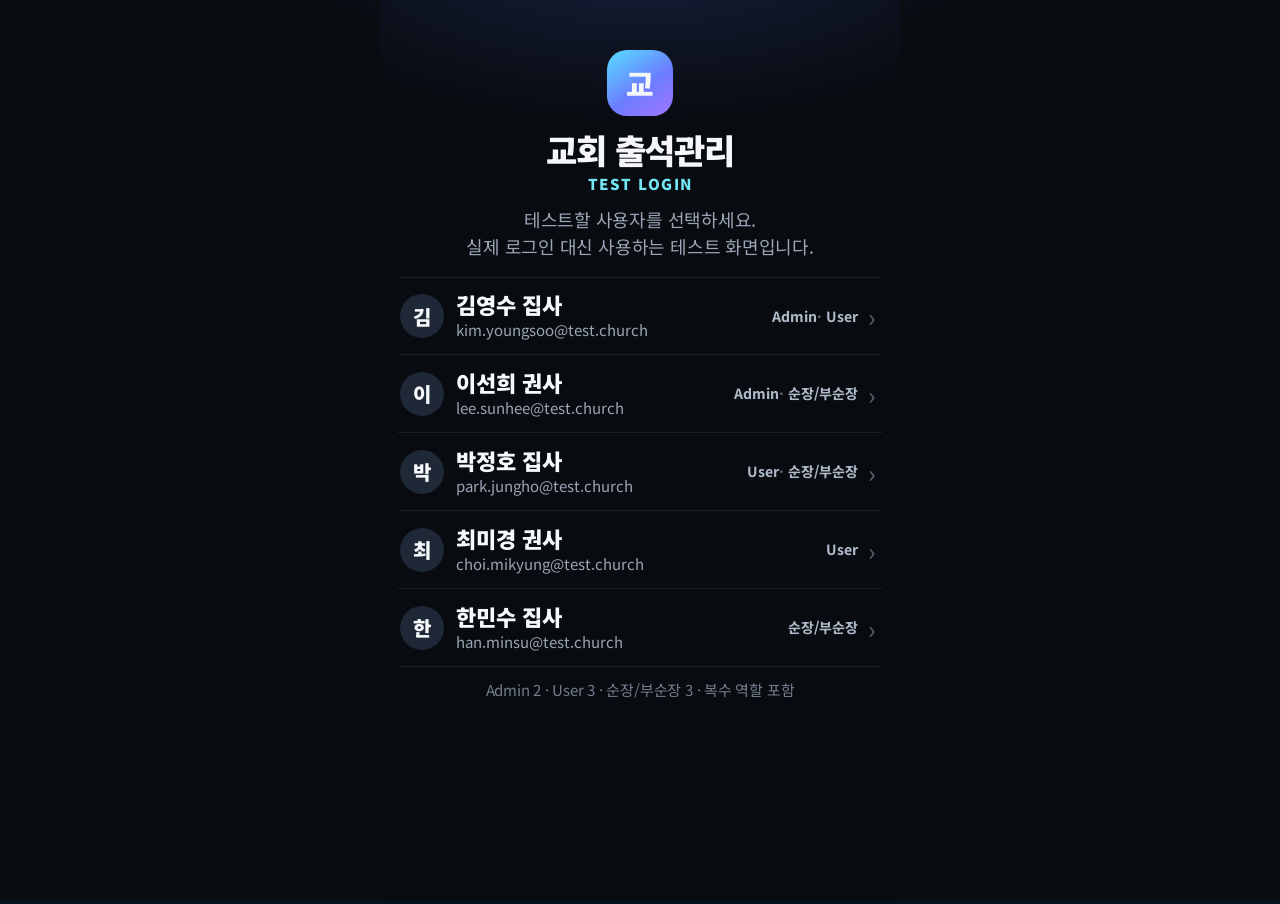
<file: index.html>
<!doctype html><html lang="ko"><head><meta charset="utf-8"><meta name="viewport" content="width=device-width,initial-scale=1,viewport-fit=cover"><title>교회 출석관리 통합 Test v1</title><style>html,body,iframe{margin:0;width:100%;height:100%;border:0;background:#07101d}body{overflow:hidden}</style></head><body><iframe src="app-v1/" title="교회 출석관리 통합 Test v1"></iframe></body></html>
</file>
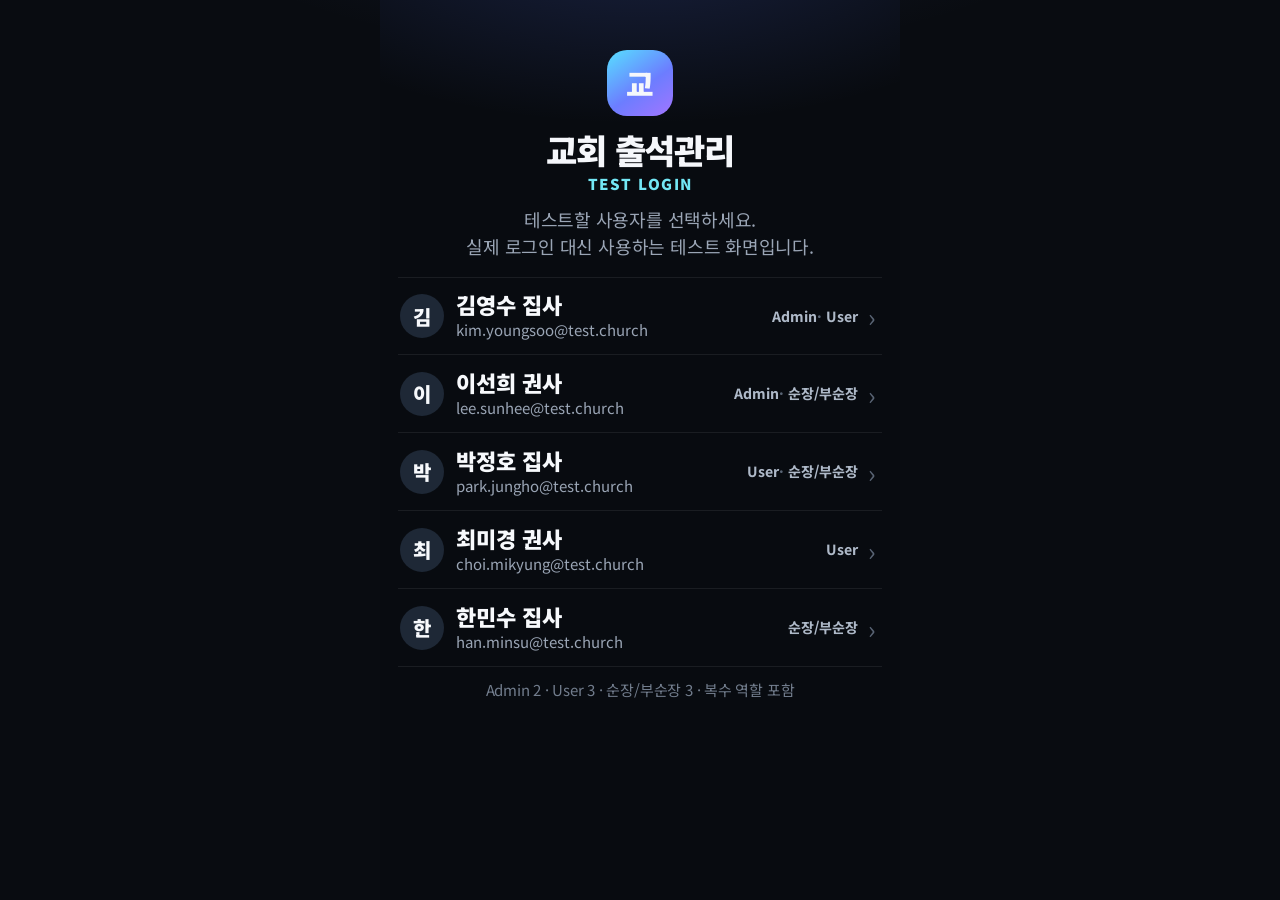
<file: app-v1/index.html>
<!doctype html>
<html lang="ko">
<head>
  <meta charset="utf-8" />
  <meta name="viewport" content="width=device-width,initial-scale=1,viewport-fit=cover,maximum-scale=5" />
  <meta name="theme-color" content="#080b10" />
  <meta name="apple-mobile-web-app-capable" content="yes" />
  <meta name="apple-mobile-web-app-status-bar-style" content="black-translucent" />
  <meta name="apple-mobile-web-app-title" content="교회출석" />
  <link rel="manifest" href="manifest.webmanifest" />
  <title>교회 출석관리 iPhone Test v8</title>
  <link rel="stylesheet" href="styles.css" />
  <link rel="stylesheet" href="redesign-v2.css" />
  <link rel="stylesheet" href="flow-v3.css" />
  <link rel="stylesheet" href="ios-v4.css" />
  <link rel="stylesheet" href="iphone-v5.css" />
  <link rel="stylesheet" href="iphone-v6.css" />
  <link rel="stylesheet" href="iphone-v7.css" />
  <link rel="stylesheet" href="iphone-v8.css" />
</head>
<body>
  <div id="app"></div>
  <div id="modal-root"></div>
  <div id="toast-root"></div>
  <script src="app-1.js"></script>
  <script src="app-2a.js"></script>
  <script src="app-2b.js"></script>
  <script src="app-3.js"></script>
  <script src="app-4.js"></script>
  <script src="app-5.js"></script>
  <script src="app-6a.js"></script>
  <script src="app-6b.js"></script>
  <script src="app-6c.js"></script>
  <script src="app-6d.js"></script>
  <script src="redesign-v2.js"></script>
  <script src="flow-v3.js"></script>
  <script src="ios-v4.js"></script>
  <script src="iphone-v5.js"></script>
  <script src="iphone-v6.js"></script>
  <script src="iphone-v6-guard.js"></script>
</body>
</html>
</file>
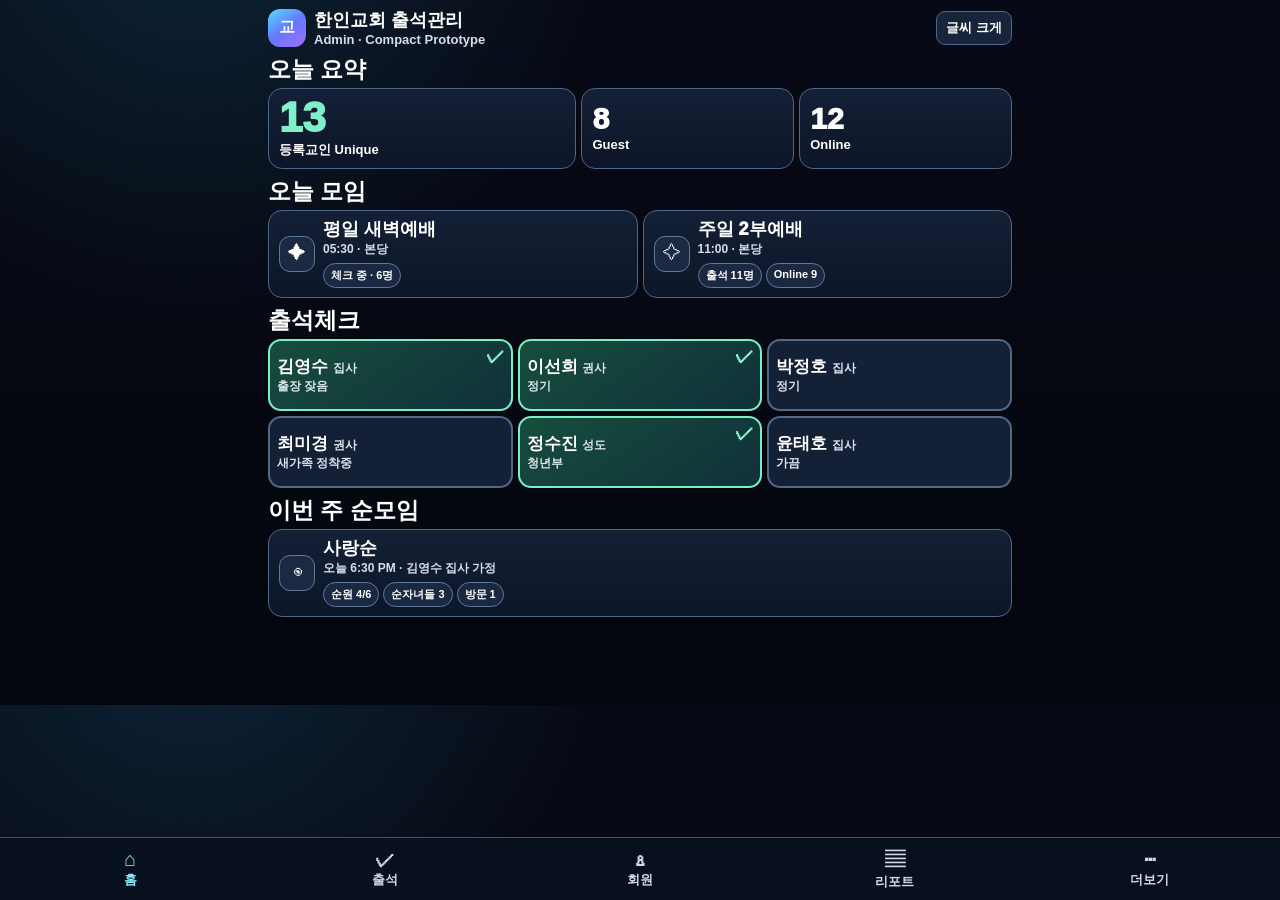
<file: compact-v2.html>
<!doctype html><html lang="ko"><head><meta charset="utf-8"><meta name="viewport" content="width=device-width,initial-scale=1,viewport-fit=cover"><meta name="theme-color" content="#060813"><title>교회 출석관리 Compact Demo</title><style>:root{--card:#111b2f;--text:#fff;--sub:#d4deeb;--line:#4e6687;--mint:#7af0c2}*{box-sizing:border-box}html{-webkit-text-size-adjust:100%}body{margin:0;background:radial-gradient(circle at 15% -10%,#36c8ff22,transparent 30%),linear-gradient(#070a16,#04060d);color:var(--text);font-family:-apple-system,BlinkMacSystemFont,"Apple SD Gothic Neo",sans-serif}.wrap{max-width:760px;margin:auto;padding:8px 8px 88px}.top{display:flex;align-items:center;justify-content:space-between;gap:8px;margin-bottom:6px}.brand{display:flex;align-items:center;gap:8px}.logo{width:38px;height:38px;border-radius:12px;display:grid;place-items:center;background:linear-gradient(145deg,#55dfff,#6478ff,#a66cff);font-weight:900}.brand b{font-size:18px}.sub{color:var(--sub);font-size:13px;font-weight:700}.size button{border:1px solid var(--line);background:#17243a;color:#fff;border-radius:9px;padding:7px 9px;font-weight:800}.sec{margin-top:10px}.sec h2{font-size:23px;line-height:1.08;margin:0 0 6px}.stats{display:grid;grid-template-columns:1.45fr 1fr 1fr;gap:5px}.card{background:linear-gradient(#142036,#0d1628);border:1.5px solid var(--line);border-radius:14px;padding:9px 10px}.stat{min-height:76px;display:flex;flex-direction:column;justify-content:center}.big{font-size:42px;font-weight:950;line-height:.95;color:#7ff0c8}.num{font-size:30px;font-weight:950;line-height:1}.label{font-size:13px;font-weight:850;margin-top:3px}.meetgrid{display:grid;grid-template-columns:1fr 1fr;gap:5px}.meet{display:grid;grid-template-columns:36px 1fr;gap:8px;align-items:center;min-height:66px}.ico{width:36px;height:36px;border-radius:11px;display:grid;place-items:center;border:1px solid #617996;background:#1b2943;font-size:18px}.name{font-size:18px;font-weight:950;line-height:1.08}.meta{font-size:12px;color:var(--sub);font-weight:750;margin-top:2px}.badges{display:flex;gap:4px;flex-wrap:wrap;margin-top:5px}.badge{font-size:11px;font-weight:850;border:1px solid #617996;background:#1a2941;border-radius:999px;padding:4px 7px}.bubbles{display:grid;grid-template-columns:repeat(3,1fr);gap:5px}.bubble{min-height:72px;border:2px solid #526986;border-radius:13px;background:#142036;color:#fff;text-align:left;padding:7px;position:relative}.bubble b{font-size:17px}.bubble small{font-size:12px;color:#dce5ef;font-weight:700}.bubble.on{border-color:var(--mint);background:linear-gradient(145deg,#174d3d,#10313a)}.bubble.on:after{content:'✓';position:absolute;right:6px;top:4px;color:#91ffd4;font-size:19px;font-weight:950}.nav{position:fixed;left:0;right:0;bottom:0;display:grid;grid-template-columns:repeat(5,1fr);background:#09101ff5;border-top:1px solid #40516c;padding:4px 3px calc(5px + env(safe-area-inset-bottom))}.nav button{border:0;background:transparent;color:#d0dae7;font-size:13px;font-weight:850;min-height:53px}.nav button span{display:block;font-size:20px}.nav .on{color:#8beaff}body.large .sec h2{font-size:26px}body.large .name{font-size:21px}body.large .label{font-size:15px}body.large .meta,body.large .badge{font-size:13px}body.large .bubble b{font-size:19px}body.large .bubble small{font-size:14px}</style></head><body><div class="wrap"><div class="top"><div class="brand"><div class="logo">교</div><div><b>한인교회 출석관리</b><div class="sub">Admin · Compact Prototype</div></div></div><div class="size"><button id="sz">글씨 크게</button></div></div><section class="sec"><h2>오늘 요약</h2><div class="stats"><div class="card stat"><div class="big">13</div><div class="label">등록교인 Unique</div></div><div class="card stat"><div class="num">8</div><div class="label">Guest</div></div><div class="card stat"><div class="num">12</div><div class="label">Online</div></div></div></section><section class="sec"><h2>오늘 모임</h2><div class="meetgrid"><div class="card meet"><div class="ico">✦</div><div><div class="name">평일 새벽예배</div><div class="meta">05:30 · 본당</div><div class="badges"><span class="badge">체크 중 · 6명</span></div></div></div><div class="card meet"><div class="ico">✧</div><div><div class="name">주일 2부예배</div><div class="meta">11:00 · 본당</div><div class="badges"><span class="badge">출석 11명</span><span class="badge">Online 9</span></div></div></div></div></section><section class="sec"><h2>출석체크</h2><div class="bubbles"><button class="bubble on"><b>김영수 <small>집사</small></b><br><small>출장 잦음</small></button><button class="bubble on"><b>이선희 <small>권사</small></b><br><small>정기</small></button><button class="bubble"><b>박정호 <small>집사</small></b><br><small>정기</small></button><button class="bubble"><b>최미경 <small>권사</small></b><br><small>새가족 정착중</small></button><button class="bubble on"><b>정수진 <small>성도</small></b><br><small>청년부</small></button><button class="bubble"><b>윤태호 <small>집사</small></b><br><small>가끔</small></button></div></section><section class="sec"><h2>이번 주 순모임</h2><div class="card meet"><div class="ico">◉</div><div><div class="name">사랑순</div><div class="meta">오늘 6:30 PM · 김영수 집사 가정</div><div class="badges"><span class="badge">순원 4/6</span><span class="badge">순자녀들 3</span><span class="badge">방문 1</span></div></div></div></section></div><nav class="nav"><button class="on"><span>⌂</span>홈</button><button><span>✓</span>출석</button><button><span>♙</span>회원</button><button><span>▤</span>리포트</button><button><span>⋯</span>더보기</button></nav><script>const k='church-large-v2',b=document.getElementById('sz');function s(v){document.body.classList.toggle('large',v);localStorage.setItem(k,v?'1':'0');b.textContent=v?'기본 글씨':'글씨 크게'}s(localStorage.getItem(k)==='1');b.onclick=()=>s(!document.body.classList.contains('large'));document.querySelectorAll('.bubble').forEach(x=>x.onclick=()=>x.classList.toggle('on'));</script></body></html>
</file>
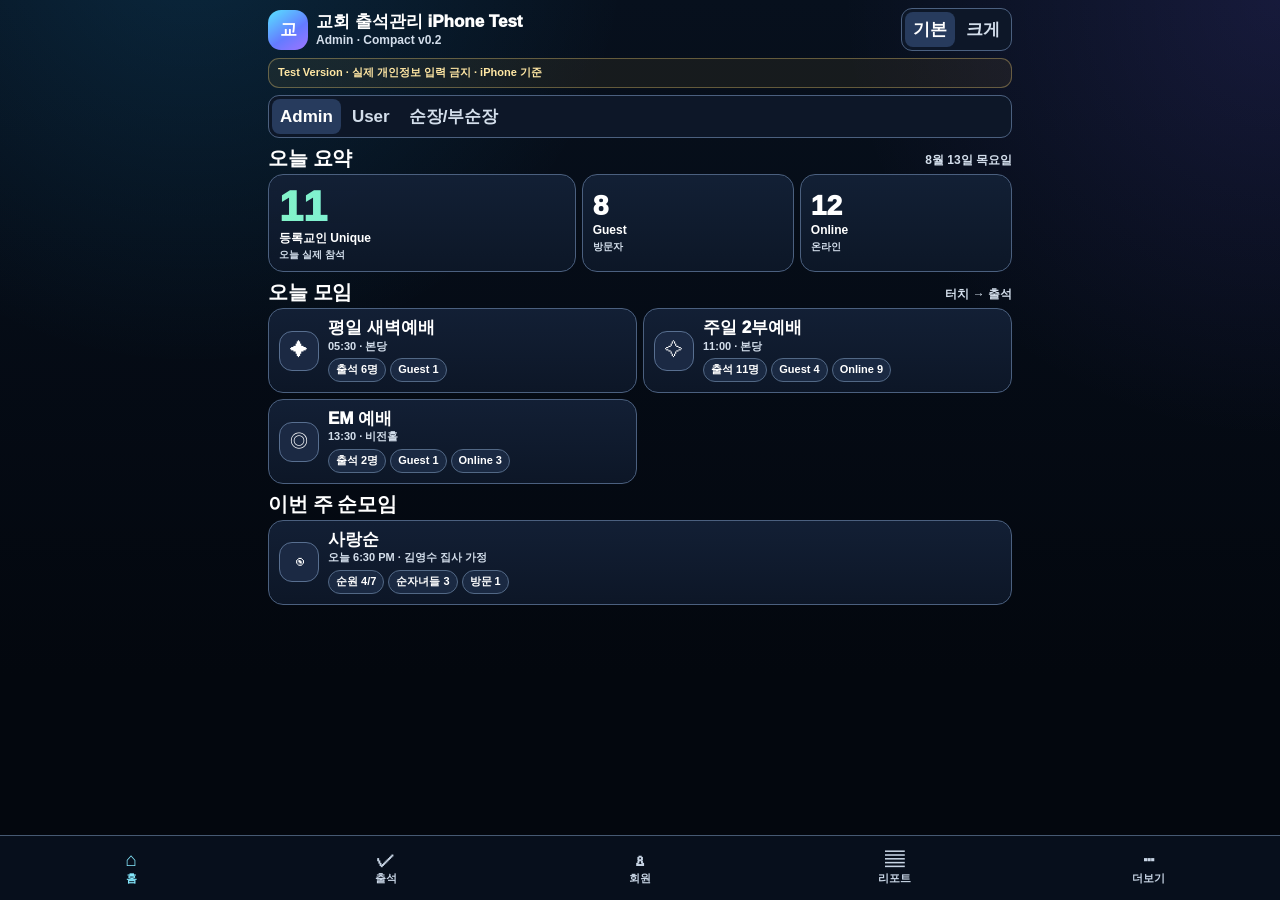
<file: iphone-v0.2.html>
<!doctype html><html lang="ko"><head><meta charset="utf-8"><meta name="viewport" content="width=device-width,initial-scale=1,viewport-fit=cover,maximum-scale=5"><meta name="theme-color" content="#07101d"><title>교회 출석관리 iPhone Test v0.2</title><style>:root{--bg:#07101d;--p:#111d31;--p2:#182841;--line:#4b607f;--t:#fff;--m:#d3deeb;--c:#78e7ff;--g:#82f2c8;--base:17px}*{box-sizing:border-box;-webkit-tap-highlight-color:transparent}html{-webkit-text-size-adjust:100%}body{margin:0;background:radial-gradient(circle at 15% -8%,#1db4ff25,transparent 30%),radial-gradient(circle at 100% 0%,#7d5cff22,transparent 28%),linear-gradient(#07101d,#03070e 75%);color:var(--t);font-family:-apple-system,BlinkMacSystemFont,"Apple SD Gothic Neo","Noto Sans KR",sans-serif;font-size:var(--base);line-height:1.25;min-height:100vh}body.big{--base:20px}.app{max-width:760px;margin:auto;padding:8px 8px 86px}.top{display:flex;justify-content:space-between;align-items:center;gap:7px;margin-bottom:7px}.brand{display:flex;align-items:center;gap:8px;min-width:0}.logo{width:40px;height:40px;border-radius:13px;display:grid;place-items:center;background:linear-gradient(145deg,#58e3ff,#647bff 58%,#9f74ff);font-weight:950}.bt{font-size:17px;font-weight:950;white-space:nowrap;overflow:hidden;text-overflow:ellipsis}.bs,.muted{font-size:12px;color:var(--m);font-weight:750}.seg{display:flex;gap:3px;padding:3px;background:#0d1728;border:1.5px solid var(--line);border-radius:11px;overflow:auto}.seg button{font:inherit;border:0;background:transparent;color:var(--m);font-weight:850;min-height:35px;padding:0 8px;border-radius:8px;white-space:nowrap}.seg .on{background:#273b5d;color:#fff}.notice{font-size:11px;font-weight:800;color:#ffe7a4;padding:7px 9px;border:1.5px solid #ffd97855;background:#f2c13f11;border-radius:11px;margin-bottom:7px}.sec{margin-top:10px}.sh{display:flex;justify-content:space-between;align-items:end;margin-bottom:6px;gap:6px}.sh h2{font-size:20px;line-height:1;margin:0;letter-spacing:-.35px}.card{background:linear-gradient(180deg,#132036f5,#0d1728f2);border:1.5px solid var(--line);border-radius:15px;padding:10px}.stats{display:grid;grid-template-columns:1.45fr 1fr 1fr;gap:6px}.stat{min-height:82px;display:flex;flex-direction:column;justify-content:center}.main{font-size:43px;font-weight:950;line-height:1;background:linear-gradient(90deg,var(--g),var(--c));-webkit-background-clip:text;background-clip:text;color:transparent}.num{font-size:28px;font-weight:950;line-height:1}.lab{font-size:12px;font-weight:900;margin-top:3px}.cap{font-size:10px;color:var(--m);font-weight:720;margin-top:3px}.grid{display:grid;grid-template-columns:1fr;gap:6px}.meet{display:grid;grid-template-columns:40px 1fr;gap:9px;align-items:center;min-height:68px}.ico{width:40px;height:40px;border-radius:13px;display:grid;place-items:center;background:#1b2943;border:1.5px solid #586f90;font-size:18px}.title{font-size:17px;font-weight:950;line-height:1.08}.meta{font-size:11px;color:var(--m);font-weight:760;margin-top:2px}.badges{display:flex;gap:4px;flex-wrap:wrap;margin-top:5px}.badge{font-size:11px;font-weight:850;border:1.5px solid #526885;background:#1a2942;border-radius:999px;padding:4px 7px}.sum{display:flex;gap:5px;flex-wrap:wrap;position:sticky;top:0;z-index:5;background:#0b1422f0;backdrop-filter:blur(16px);border:1.5px solid var(--line);border-radius:13px;padding:8px 9px;margin-bottom:7px}.sum b{font-size:12px}.sum span{font-size:11px;color:var(--m);font-weight:800}.tools{display:grid;grid-template-columns:1fr auto;gap:6px;margin-bottom:7px}.search{width:100%;min-width:0;background:#111b2d;color:#fff;border:1.5px solid var(--line);border-radius:12px;padding:9px 10px;font:inherit;font-weight:750}.gl{font-size:14px;font-weight:950;margin:9px 0 5px 2px}.bubbles{display:grid;grid-template-columns:repeat(3,minmax(0,1fr));gap:5px}.bubble{min-height:80px;padding:8px 7px;border-radius:14px;border:2px solid #4a5f7d;background:#121c2f;color:#fff;text-align:left;position:relative;overflow:hidden}.bubble.on{border-color:var(--g);background:linear-gradient(145deg,#15453a,#11303a)}.bubble.on:after{content:'✓';position:absolute;right:6px;top:5px;color:#91ffd7;font-weight:950;font-size:18px}.bn{display:block;padding-right:17px;font-size:15px;font-weight:950;white-space:nowrap;overflow:hidden;text-overflow:ellipsis}.btit{font-size:11px;color:#c8d7e8;margin-left:2px}.bnote{display:block;margin-top:4px;font-size:11px;color:var(--m);font-weight:720;white-space:nowrap;overflow:hidden;text-overflow:ellipsis}.cgrid{display:grid;grid-template-columns:repeat(2,1fr);gap:6px}.counter b{font-size:13px}.ctl{display:grid;grid-template-columns:38px 1fr 38px;gap:5px;margin-top:6px}.ctl button,.btn{font:inherit;border:1.5px solid #556a88;background:#1a2843;color:#fff;border-radius:11px;font-weight:900}.ctl button{min-height:39px;font-size:22px}.ctl input{width:100%;min-width:0;background:#111c2f;border:1.5px solid #556a88;color:#fff;border-radius:11px;text-align:center;font:inherit;font-size:20px;font-weight:950}.note textarea{width:100%;min-height:95px;margin-top:7px;background:#111c2f;color:#fff;border:1.5px solid var(--line);border-radius:12px;padding:9px 10px;font:inherit}.btn{min-height:40px;padding:0 12px}.primary{background:linear-gradient(135deg,#39ccff,#637cff 58%,#9a75ff)}.right{text-align:right;margin-top:7px}.row{display:grid;grid-template-columns:38px 1fr auto;gap:8px;align-items:center}.avatar{width:38px;height:38px;border-radius:50%;display:grid;place-items:center;background:#223554;border:1.5px solid #5b7395;font-weight:950}.rt{font-size:15px;font-weight:950}.rs{font-size:11px;color:var(--m);font-weight:760;margin-top:2px}.rows{display:grid;gap:6px}.bar{height:8px;background:#152237;border-radius:999px;overflow:hidden;margin-top:7px}.bar i{display:block;height:100%;background:linear-gradient(90deg,var(--g),var(--c))}.nav{position:fixed;left:0;right:0;bottom:0;z-index:20;background:#08101ef4;border-top:1.5px solid #465972;backdrop-filter:blur(22px);display:grid;grid-template-columns:repeat(5,1fr);padding:4px 4px calc(5px + env(safe-area-inset-bottom))}.nav button{font:inherit;border:0;background:transparent;color:#c7d4e4;min-height:55px;font-size:11px;font-weight:850}.nav span{display:block;font-size:19px;line-height:1;margin-bottom:3px}.nav .on{color:#86eaff}.toast{position:fixed;left:50%;transform:translateX(-50%);bottom:80px;background:#09111f;border:1.5px solid #4e627d;border-radius:999px;padding:8px 11px;font-size:12px;font-weight:850;z-index:50}.tap:active,.bubble:active,.nav button:active,.seg button:active,.ctl button:active,.btn:active{transform:scale(.985)}body.big .bt{font-size:19px}body.big .bs,body.big .muted,body.big .meta,body.big .badge,body.big .cap,body.big .sum b,body.big .sum span,body.big .btit,body.big .bnote,body.big .rs{font-size:13px}body.big .sh h2{font-size:23px}body.big .main{font-size:47px}body.big .num{font-size:32px}body.big .lab{font-size:14px}body.big .title{font-size:19px}body.big .bubble{min-height:91px}body.big .bn{font-size:17px}body.big .nav button{font-size:13px;min-height:60px}@media(min-width:700px){.grid{grid-template-columns:repeat(2,1fr)}.bubbles{grid-template-columns:repeat(6,1fr)}.cgrid{grid-template-columns:repeat(4,1fr)}}</style></head><body><div id="app"></div><script>(()=>{const K='church-iphone-v02';const D=()=>({role:'admin',page:'home',font:'normal',meet:'sun2',view:'all',q:'',members:[['1','김영수','집사','장년부','출장 잦음','정기','사랑순','순장'],['2','이선희','권사','장년부','','정기','사랑순','부순장'],['3','박정호','집사','장년부','','정기','사랑순',''],['4','최미경','권사','장년부','새가족 정착중','정기','사랑순',''],['5','정수진','성도','청년부','','정기','믿음순',''],['6','한민수','집사','장년부','','정기','소망순',''],['7','오지혜','성도','청년부','해외 출장','가끔','믿음순',''],['8','윤태호','집사','장년부','','가끔','사랑순',''],['9','강은주','권사','장년부','','가끔','소망순',''],['10','임성호','성도','장년부','장기 출장','장기','',''],['11','송혜진','성도','청년부','','장기','',''],['14','문지훈','성도','장년부','','정기','사랑순',''],['15','서은영','집사','장년부','','정기','사랑순','']].map(x=>({id:x[0],n:x[1],t:x[2],d:x[3],note:x[4],cls:x[5],sg:x[6],lr:x[7]})),defs:{dawn:['평일 새벽예배','05:30','본당','✦',0],sun1:['주일 1부예배','09:00','본당','✧',0],sun2:['주일 2부예배','11:00','본당','✧',1],em:['EM 예배','13:30','비전홀','◎',1]},att:{dawn:['1','2','3','8','14','15'],sun1:['1','2','3','4','6','9','14','15'],sun2:['1','2','3','4','5','6','7','8','9','14','15'],em:['5','7']},cnt:{dawn:{guest:1,online:0},sun1:{guest:2,online:0},sun2:{guest:4,online:9},em:{guest:1,online:3}},group:{att:['1','2','3','14'],other:1,child:3,guest:1,note:'박집사 다음 주 검사 예정. 함께 기도 부탁드립니다.',by:'김영수 집사',at:'오늘 10:20'}});let S;try{S=Object.assign(D(),JSON.parse(localStorage.getItem(K)||'{}'))}catch{S=D()}const save=()=>localStorage.setItem(K,JSON.stringify(S)),U=()=>new Set(Object.values(S.att).flat()).size,G=()=>Object.values(S.cnt).reduce((n,x)=>n+x.guest,0),O=()=>Object.values(S.cnt).reduce((n,x)=>n+x.online,0),gm=()=>S.members.filter(x=>x.sg==='사랑순'),nav=()=>S.role==='leader'?[['home','⌂','홈'],['att','✓','출석'],['group','◉','내 순모임'],['reports','▤','리포트'],['more','⋯','더보기']]:[['home','⌂','홈'],['att','✓','출석'],['members','♙','회원'],['reports','▤','리포트'],['more','⋯','더보기']];function render(){document.body.classList.toggle('big',S.font==='big');app.innerHTML=`<div class="app"><div class="top"><div class="brand"><div class="logo">교</div><div><div class="bt">교회 출석관리 iPhone Test</div><div class="bs">${S.role==='admin'?'Admin':S.role==='user'?'User':'순장/부순장'} · Compact v0.2</div></div></div><div class="seg"><button data-font="normal" class="${S.font==='normal'?'on':''}">기본</button><button data-font="big" class="${S.font==='big'?'on':''}">크게</button></div></div><div class="notice">Test Version · 실제 개인정보 입력 금지 · iPhone 기준</div><div class="seg" style="margin-bottom:7px"><button data-role="admin" class="${S.role==='admin'?'on':''}">Admin</button><button data-role="user" class="${S.role==='user'?'on':''}">User</button><button data-role="leader" class="${S.role==='leader'?'on':''}">순장/부순장</button></div>${page()}</div><nav class="nav">${nav().map(x=>`<button data-page="${x[0]}" class="${S.page===x[0]?'on':''}"><span>${x[1]}</span>${x[2]}</button>`).join('')}</nav>`;bind()}function page(){return S.page==='home'?home():S.page==='att'?attendance():S.page==='members'?members():S.page==='group'?group():S.page==='reports'?reports():more()}function home(){return `<section class="sec"><div class="sh"><h2>오늘 요약</h2><span class="muted">8월 13일 목요일</span></div><div class="stats"><div class="card stat"><div class="main">${U()}</div><div class="lab">등록교인 Unique</div><div class="cap">오늘 실제 참석</div></div><div class="card stat"><div class="num">${G()}</div><div class="lab">Guest</div><div class="cap">방문자</div></div><div class="card stat"><div class="num">${O()}</div><div class="lab">Online</div><div class="cap">온라인</div></div></div></section><section class="sec"><div class="sh"><h2>오늘 모임</h2><span class="muted">터치 → 출석</span></div><div class="grid">${['dawn','sun2','em'].map(mc).join('')}</div></section>${S.role!=='user'?`<section class="sec"><div class="sh"><h2>${S.role==='leader'?'내 순모임':'이번 주 순모임'}</h2></div><div class="card meet tap" data-group><div class="ico">◉</div><div><div class="title">사랑순</div><div class="meta">오늘 6:30 PM · 김영수 집사 가정</div><div class="badges"><span class="badge">순원 ${S.group.att.length}/${gm().length}</span><span class="badge">순자녀들 ${S.group.child}</span><span class="badge">방문 ${S.group.guest}</span></div></div></div></section>`:''}`}function mc(id){let m=S.defs[id],a=S.att[id].length,c=S.cnt[id];return `<div class="card meet tap" data-open="${id}"><div class="ico">${m[3]}</div><div><div class="title">${m[0]}</div><div class="meta">${m[1]} · ${m[2]}</div><div class="badges"><span class="badge">출석 ${a}명</span><span class="badge">Guest ${c.guest}</span>${m[4]?`<span class="badge">Online ${c.online}</span>`:''}</div></div></div>`}function attendance(){let m=S.defs[S.meet],a=S.att[S.meet],c=S.cnt[S.meet],list=S.members.filter(x=>{if(S.meet==='em'&&!(x.d==='청년부'||x.cls==='가끔'))return false;let q=S.q.toLowerCase();if(q&&!(`${x.n} ${x.t} ${x.note} ${x.d}`.toLowerCase().includes(q)))return false;if(S.view==='on'&&!a.includes(x.id))return false;if(S.view==='off'&&a.includes(x.id))return false;return true});return `<section class="sec"><div class="sh"><h2>출석체크</h2><span class="muted">${m[0]}</span></div><div class="seg" style="margin-bottom:7px">${Object.keys(S.defs).map(id=>`<button data-meet="${id}" class="${S.meet===id?'on':''}">${S.defs[id][0].replace('예배','')}</button>`).join('')}</div><div class="sum"><b>${m[0]}</b><span>${m[1]} · ${m[2]}</span><span>출석 ${a.length}</span><span>Guest ${c.guest}</span>${m[4]?`<span>Online ${c.online}</span>`:''}</div><div class="tools"><input id="q" class="search" placeholder="이름 · 직분 · Note 검색" value="${S.q}"><div class="seg"><button data-view="all" class="${S.view==='all'?'on':''}">전체</button><button data-view="on" class="${S.view==='on'?'on':''}">출석</button><button data-view="off" class="${S.view==='off'?'on':''}">미출석</button></div></div>${mg('정기',list.filter(x=>x.cls==='정기'),a)}${mg('가끔',list.filter(x=>x.cls==='가끔'),a)}<section class="sec"><div class="sh"><h2>추가 인원</h2></div><div class="cgrid">${cc('guest','방문자',c.guest)}${m[4]?cc('online','온라인',c.online):''}</div></section>${mg('장기결석',list.filter(x=>x.cls==='장기'),a)}</section>`}function mg(label,list,a){if(!list.length)return'';return `<div><div class="gl">${label} · ${list.length}</div><div class="bubbles">${list.map(x=>`<button class="bubble ${a.includes(x.id)?'on':''}" data-toggle="${x.id}"><span class="bn">${x.n}<span class="btit">${x.t}</span></span><span class="bnote">${x.note||x.d}</span></button>`).join('')}</div></div>`}function cc(k,l,v){return `<div class="card counter"><b>${l}</b><div class="ctl"><button data-step="${k}" data-d="-1">−</button><input data-in="${k}" value="${v}" type="number" min="0"><button data-step="${k}" data-d="1">＋</button></div></div>`}function group(){let members=gm(),rate=Math.round(S.group.att.length/members.length*100);return `<section class="sec"><div class="sh"><h2>내 순모임</h2><span class="muted">사랑순</span></div><div class="sum"><b>순원 ${S.group.att.length}/${members.length}</b><span>${rate}%</span><span>기타회원 ${S.group.other}</span><span>순자녀들 ${S.group.child}</span><span>방문 ${S.group.guest}</span></div><div class="gl">순원 · ${members.length}</div><div class="bubbles">${members.map(x=>`<button class="bubble ${S.group.att.includes(x.id)?'on':''}" data-gtoggle="${x.id}"><span class="bn">${x.n}<span class="btit">${x.t}</span></span><span class="bnote">${x.lr||x.d}</span></button>`).join('')}</div><section class="sec"><div class="sh"><h2>추가 인원</h2></div><div class="cgrid">${gcc('child','순자녀들',S.group.child)}${gcc('guest','방문자',S.group.guest)}${gcc('other','기타회원',S.group.other)}</div></section><section class="sec"><div class="sh"><h2>특이사항 / 기도제목</h2></div><div class="card note"><textarea id="note">${S.group.note}</textarea><div class="muted" style="margin-top:6px">마지막 수정: ${S.group.by} · ${S.group.at}</div><div class="right"><button id="saveNote" class="btn primary">저장</button></div></div></section></section>`}function gcc(k,l,v){return `<div class="card counter"><b>${l}</b><div class="ctl"><button data-gstep="${k}" data-d="-1">−</button><input data-gin="${k}" value="${v}" type="number" min="0"><button data-gstep="${k}" data-d="1">＋</button></div></div>`}function members(){return `<section class="sec"><div class="sh"><h2>회원관리</h2></div><div class="rows">${S.members.map(x=>`<div class="card row"><div class="avatar">${x.n[0]}</div><div><div class="rt">${x.n} ${x.t}</div><div class="rs">${x.d}${x.sg?' · '+x.sg:''}${x.lr?' · '+x.lr:''}${x.note?' · '+x.note:''}</div></div><span class="badge">Active</span></div>`).join('')}</div></section>`}function reports(){let rate=Math.round(S.group.att.length/gm().length*100);return `<section class="sec"><div class="sh"><h2>리포트</h2><span class="muted">Test</span></div><div class="rows"><div class="card"><div class="rt">이번 주 예배 요약</div><div class="rs">1부 8명 · 2부 11명 · EM 2명</div></div><div class="card"><div class="rt">등록교인 Unique</div><div class="main" style="font-size:38px;margin-top:7px">${U()}</div><div class="rs">Guest ${G()} · Online ${O()}</div><div class="bar"><i style="width:78%"></i></div></div><div class="card"><div class="rt">순모임 요약</div><div class="num" style="margin-top:7px">${rate}%</div><div class="rs">순원 ${S.group.att.length}/${gm().length} · 순자녀들 ${S.group.child} · 방문 ${S.group.guest}</div><div class="bar"><i style="width:${rate}%"></i></div></div></div></section>`}function more(){let rows=S.role==='admin'?[['모임 관리','정규 / 기간형 / 일회성'],['순 관리','순원 / 순장 / 부순장'],['사용자 / 권한','Admin / User'],['백업 / Archive','설계 예정'],['Audit Log','모든 변경 이력'],['Demo 초기화','테스트 데이터 초기화']]:[['화면 설정','글자 크기 / 테마'],['도움말','출석 / 리포트'],['Demo 초기화','테스트 데이터 초기화']];return `<section class="sec"><div class="sh"><h2>더보기</h2></div><div class="rows">${rows.map(x=>`<div class="card tap" ${x[0]==='Demo 초기화'?'id="reset"':''}><div class="rt">${x[0]}</div><div class="rs">${x[1]}</div></div>`).join('')}</div></section>`}function toast(t){let e=document.createElement('div');e.className='toast';e.textContent=t;document.body.appendChild(e);setTimeout(()=>e.remove(),1400)}function bind(){document.querySelectorAll('[data-font]').forEach(b=>b.onclick=()=>{S.font=b.dataset.font;save();render()});document.querySelectorAll('[data-role]').forEach(b=>b.onclick=()=>{S.role=b.dataset.role;if(S.role==='leader'&&S.page==='members')S.page='home';save();render()});document.querySelectorAll('[data-page]').forEach(b=>b.onclick=()=>{S.page=b.dataset.page;save();render();scrollTo(0,0)});document.querySelectorAll('[data-open]').forEach(b=>b.onclick=()=>{S.meet=b.dataset.open;S.page='att';save();render();scrollTo(0,0)});document.querySelectorAll('[data-group]').forEach(b=>b.onclick=()=>{S.page='group';save();render()});document.querySelectorAll('[data-meet]').forEach(b=>b.onclick=()=>{S.meet=b.dataset.meet;save();render()});document.querySelectorAll('[data-view]').forEach(b=>b.onclick=()=>{S.view=b.dataset.view;save();render()});let q=document.getElementById('q');if(q)q.onchange=e=>{S.q=e.target.value;save();render()};document.querySelectorAll('[data-toggle]').forEach(b=>b.onclick=()=>{let a=S.att[S.meet],i=a.indexOf(b.dataset.toggle);i>=0?a.splice(i,1):a.push(b.dataset.toggle);save();render()});document.querySelectorAll('[data-step]').forEach(b=>b.onclick=()=>{let k=b.dataset.step;S.cnt[S.meet][k]=Math.max(0,S.cnt[S.meet][k]+Number(b.dataset.d));save();render()});document.querySelectorAll('[data-in]').forEach(i=>i.onchange=e=>{S.cnt[S.meet][e.target.dataset.in]=Math.max(0,Number(e.target.value||0));save();render()});document.querySelectorAll('[data-gtoggle]').forEach(b=>b.onclick=()=>{let a=S.group.att,i=a.indexOf(b.dataset.gtoggle);i>=0?a.splice(i,1):a.push(b.dataset.gtoggle);save();render()});document.querySelectorAll('[data-gstep]').forEach(b=>b.onclick=()=>{let k=b.dataset.gstep;S.group[k]=Math.max(0,S.group[k]+Number(b.dataset.d));save();render()});document.querySelectorAll('[data-gin]').forEach(i=>i.onchange=e=>{S.group[e.target.dataset.gin]=Math.max(0,Number(e.target.value||0));save();render()});let sn=document.getElementById('saveNote');if(sn)sn.onclick=()=>{S.group.note=document.getElementById('note').value.slice(0,1000);S.group.by=S.role==='leader'?'순장/부순장':S.role==='user'?'User':'Admin';S.group.at=new Date().toLocaleString('ko-KR');save();render();toast('Note 저장 완료')};let r=document.getElementById('reset');if(r)r.onclick=()=>{S=D();save();render();toast('Demo 초기화 완료')}}render()})();</script></body></html>
</file>
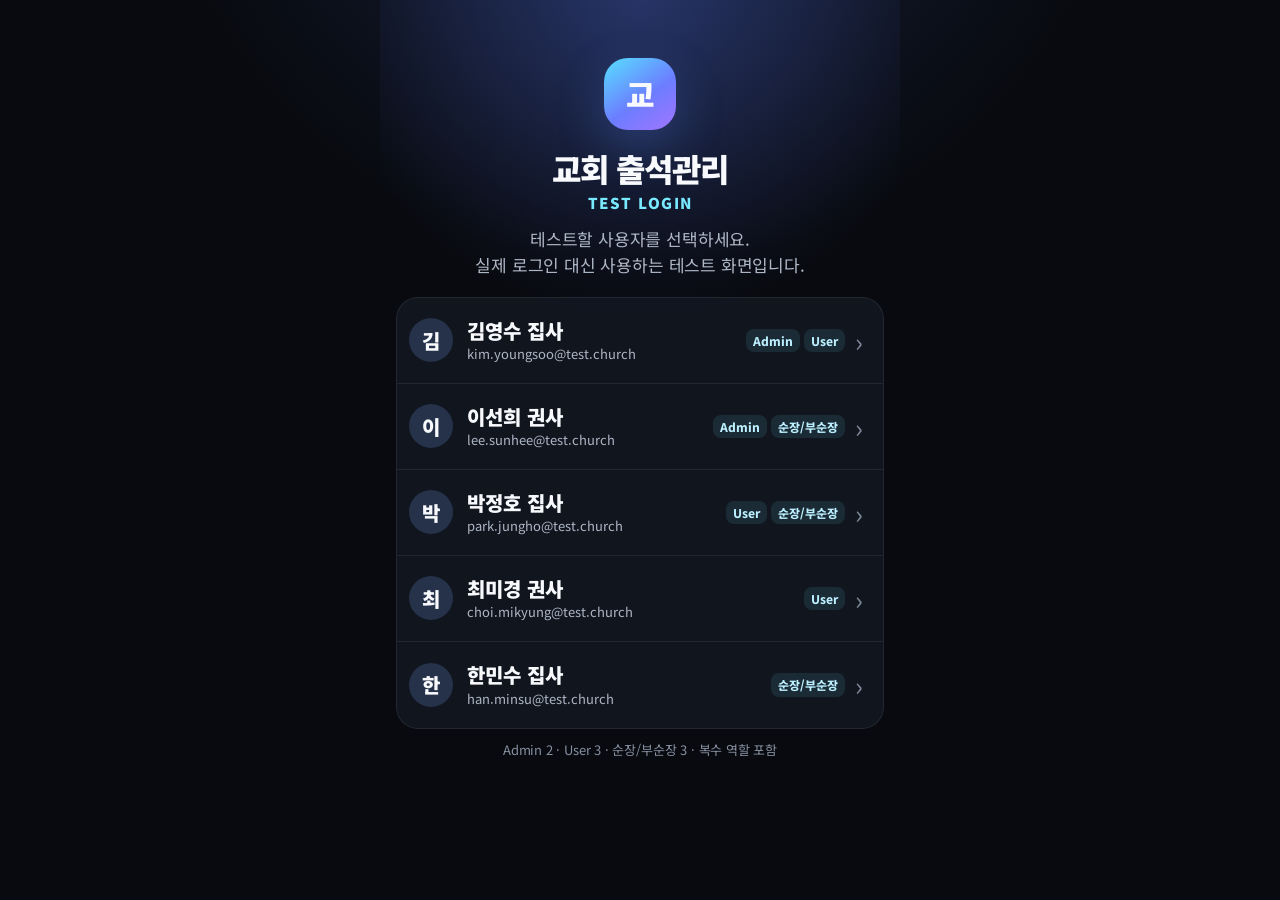
<file: app-v1/test-v6.html>
<!doctype html>
<html lang="ko">
<head>
  <meta charset="utf-8" />
  <meta name="viewport" content="width=device-width,initial-scale=1,viewport-fit=cover,maximum-scale=5" />
  <meta name="theme-color" content="#080b10" />
  <meta name="apple-mobile-web-app-capable" content="yes" />
  <meta name="apple-mobile-web-app-status-bar-style" content="black-translucent" />
  <meta name="apple-mobile-web-app-title" content="교회출석" />
  <title>교회 출석관리 iPhone Test v6</title>
  <link rel="stylesheet" href="styles.css?v=6.1" />
  <link rel="stylesheet" href="redesign-v2.css?v=6.1" />
  <link rel="stylesheet" href="flow-v3.css?v=6.1" />
  <link rel="stylesheet" href="ios-v4.css?v=6.1" />
  <link rel="stylesheet" href="iphone-v5.css?v=6.1" />
  <link rel="stylesheet" href="iphone-v6.css?v=6.1" />
</head>
<body>
  <div id="app"></div>
  <div id="modal-root"></div>
  <div id="toast-root"></div>
  <script src="app-1.js?v=6.1"></script>
  <script src="app-2a.js?v=6.1"></script>
  <script src="app-2b.js?v=6.1"></script>
  <script src="app-3.js?v=6.1"></script>
  <script src="app-4.js?v=6.1"></script>
  <script src="app-5.js?v=6.1"></script>
  <script src="app-6a.js?v=6.1"></script>
  <script src="app-6b.js?v=6.1"></script>
  <script src="app-6c.js?v=6.1"></script>
  <script src="app-6d.js?v=6.1"></script>
  <script src="redesign-v2.js?v=6.1"></script>
  <script src="flow-v3.js?v=6.1"></script>
  <script src="ios-v4.js?v=6.1"></script>
  <script src="iphone-v5.js?v=6.1"></script>
  <script src="iphone-v6.js?v=6.1"></script>
  <script src="iphone-v6-guard.js?v=6.1"></script>
</body>
</html>
</file>
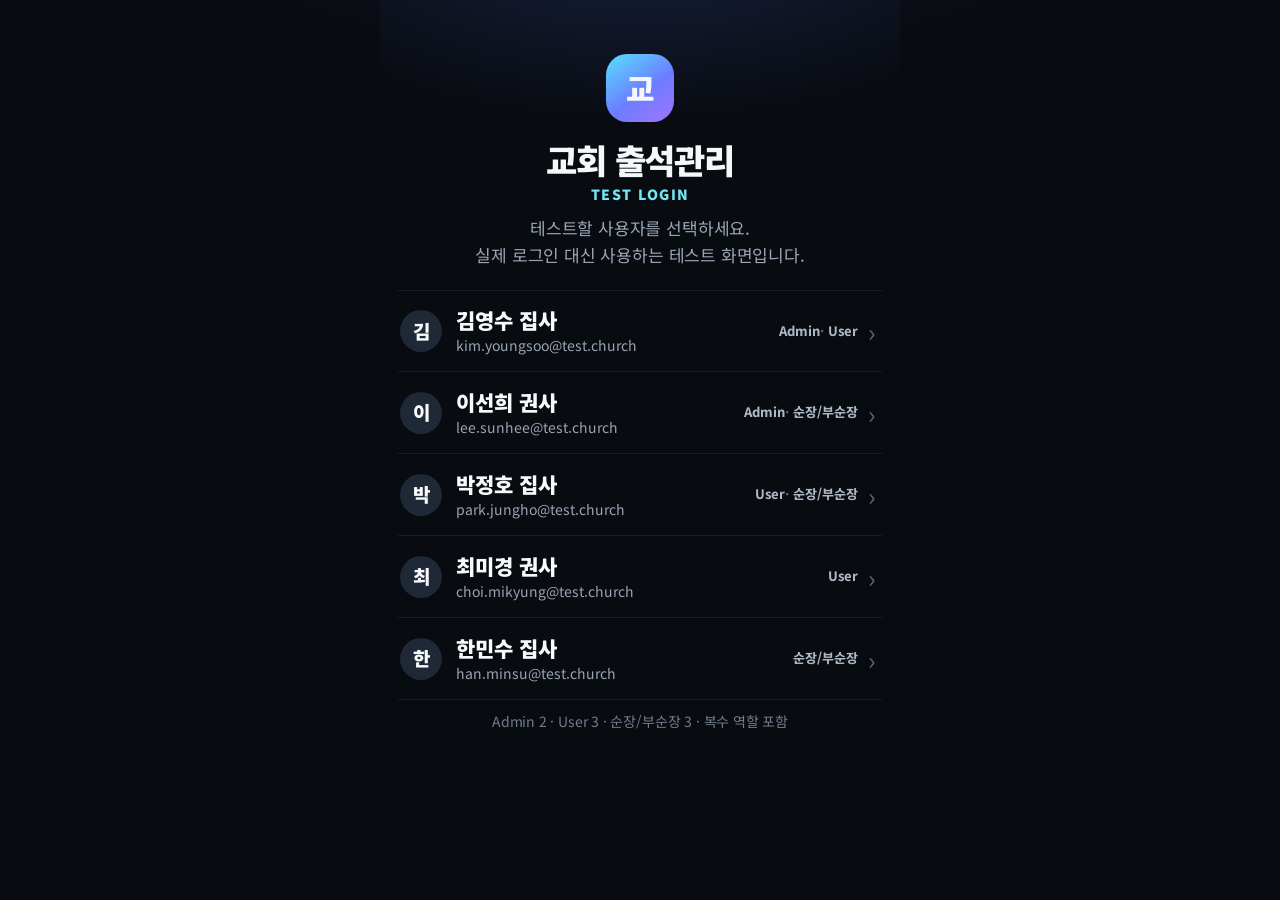
<file: app-v1/test-v7.html>
<!doctype html>
<html lang="ko">
<head>
  <meta charset="utf-8" />
  <meta name="viewport" content="width=device-width,initial-scale=1,viewport-fit=cover,maximum-scale=5" />
  <meta name="theme-color" content="#080b10" />
  <meta name="apple-mobile-web-app-capable" content="yes" />
  <meta name="apple-mobile-web-app-status-bar-style" content="black-translucent" />
  <meta name="apple-mobile-web-app-title" content="교회출석" />
  <title>교회 출석관리 iPhone Test v7</title>
  <link rel="stylesheet" href="styles.css?v=7a" />
  <link rel="stylesheet" href="redesign-v2.css?v=7a" />
  <link rel="stylesheet" href="flow-v3.css?v=7a" />
  <link rel="stylesheet" href="ios-v4.css?v=7a" />
  <link rel="stylesheet" href="iphone-v5.css?v=7a" />
  <link rel="stylesheet" href="iphone-v6.css?v=7a" />
  <link rel="stylesheet" href="iphone-v7.css?v=7a" />
</head>
<body>
  <div id="app"></div>
  <div id="modal-root"></div>
  <div id="toast-root"></div>
  <script src="app-1.js?v=7a"></script>
  <script src="app-2a.js?v=7a"></script>
  <script src="app-2b.js?v=7a"></script>
  <script src="app-3.js?v=7a"></script>
  <script src="app-4.js?v=7a"></script>
  <script src="app-5.js?v=7a"></script>
  <script src="app-6a.js?v=7a"></script>
  <script src="app-6b.js?v=7a"></script>
  <script src="app-6c.js?v=7a"></script>
  <script src="app-6d.js?v=7a"></script>
  <script src="redesign-v2.js?v=7a"></script>
  <script src="flow-v3.js?v=7a"></script>
  <script src="ios-v4.js?v=7a"></script>
  <script src="iphone-v5.js?v=7a"></script>
  <script src="iphone-v6.js?v=7a"></script>
  <script src="iphone-v6-guard.js?v=7a"></script>
</body>
</html>
</file>
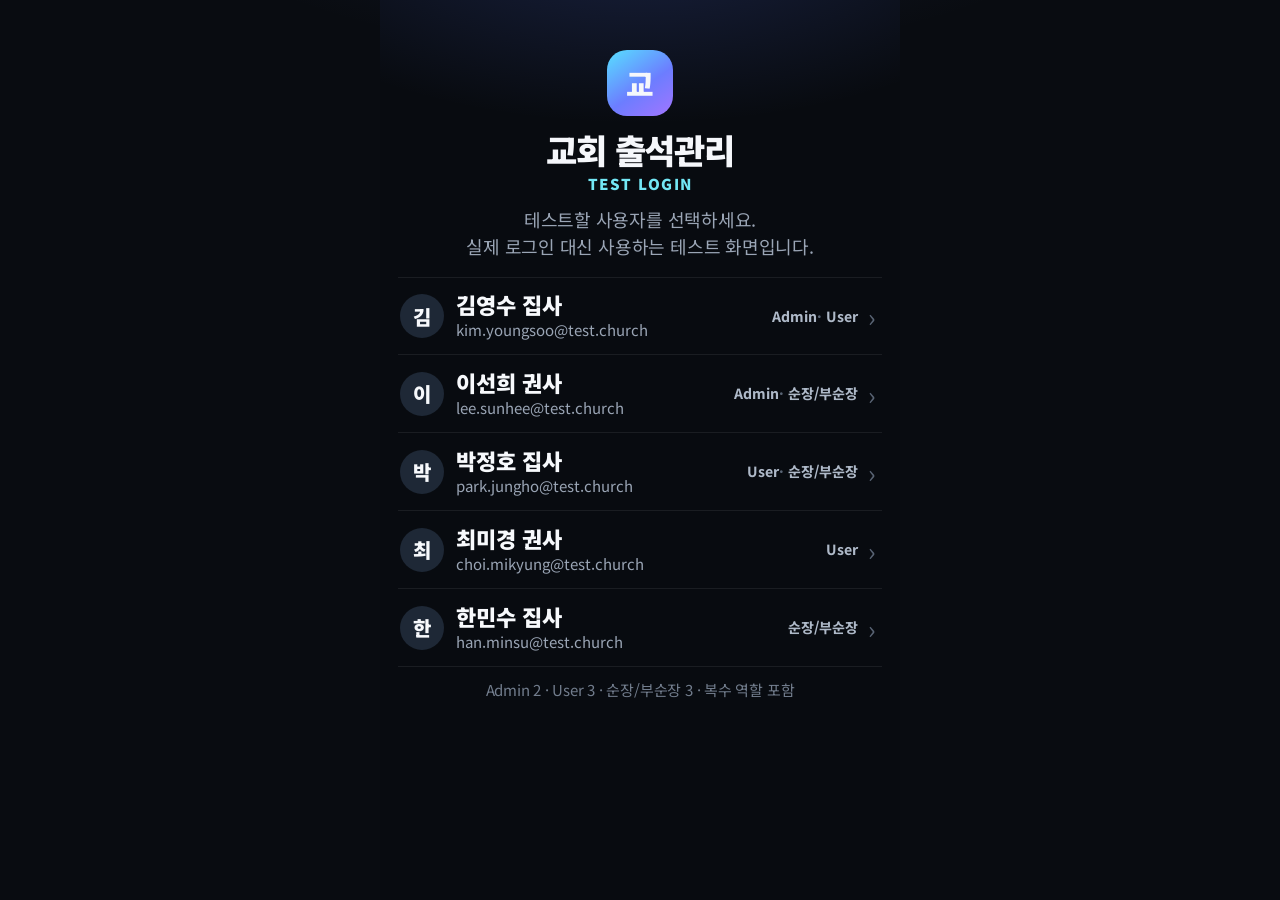
<file: app-v1/test-v8.html>
<!doctype html>
<html lang="ko">
<head>
  <meta charset="utf-8" />
  <meta name="viewport" content="width=device-width,initial-scale=1,viewport-fit=cover,maximum-scale=5" />
  <meta name="theme-color" content="#080b10" />
  <meta name="apple-mobile-web-app-capable" content="yes" />
  <meta name="apple-mobile-web-app-status-bar-style" content="black-translucent" />
  <meta name="apple-mobile-web-app-title" content="교회출석" />
  <title>교회 출석관리 iPhone Test v8</title>
  <link rel="stylesheet" href="styles.css?v=8a" />
  <link rel="stylesheet" href="redesign-v2.css?v=8a" />
  <link rel="stylesheet" href="flow-v3.css?v=8a" />
  <link rel="stylesheet" href="ios-v4.css?v=8a" />
  <link rel="stylesheet" href="iphone-v5.css?v=8a" />
  <link rel="stylesheet" href="iphone-v6.css?v=8a" />
  <link rel="stylesheet" href="iphone-v7.css?v=8a" />
  <link rel="stylesheet" href="iphone-v8.css?v=8a" />
</head>
<body>
  <div id="app"></div>
  <div id="modal-root"></div>
  <div id="toast-root"></div>
  <script src="app-1.js?v=8a"></script>
  <script src="app-2a.js?v=8a"></script>
  <script src="app-2b.js?v=8a"></script>
  <script src="app-3.js?v=8a"></script>
  <script src="app-4.js?v=8a"></script>
  <script src="app-5.js?v=8a"></script>
  <script src="app-6a.js?v=8a"></script>
  <script src="app-6b.js?v=8a"></script>
  <script src="app-6c.js?v=8a"></script>
  <script src="app-6d.js?v=8a"></script>
  <script src="redesign-v2.js?v=8a"></script>
  <script src="flow-v3.js?v=8a"></script>
  <script src="ios-v4.js?v=8a"></script>
  <script src="iphone-v5.js?v=8a"></script>
  <script src="iphone-v6.js?v=8a"></script>
  <script src="iphone-v6-guard.js?v=8a"></script>
</body>
</html>
</file>
<file: app-v1/styles.css>
:root{
  --bg:#07101d;--bg2:#0a1323;--panel:#101c30;--panel2:#182641;--panel3:#213353;
  --line:#405372;--line2:#526986;--text:#fff;--muted:#d4deea;--soft:#9fb2c9;
  --accent:#79e5ff;--mint:#84f2c9;--violet:#a99cff;--warn:#ffd879;--danger:#ff9090;
  --ok:#7ff0bd;--shadow:0 16px 38px #0005;--radius:16px;--gap:8px;--navh:72px;
  --fs:17px;--namefs:17px;--titlefs:21px;--smallfs:12px;
}
*{box-sizing:border-box;-webkit-tap-highlight-color:transparent}
html{-webkit-text-size-adjust:100%}
body{margin:0;min-height:100vh;font-family:-apple-system,BlinkMacSystemFont,"Apple SD Gothic Neo","Noto Sans KR",sans-serif;color:var(--text);font-size:var(--fs);line-height:1.28;background:radial-gradient(circle at 14% -8%,#1db4ff22,transparent 31%),radial-gradient(circle at 100% 0%,#795cff20,transparent 28%),linear-gradient(180deg,var(--bg),#03070e 78%);background-attachment:fixed}
body.light{--bg:#edf4fb;--bg2:#f6f9fd;--panel:#fff;--panel2:#eef4fb;--panel3:#e3edf8;--line:#b7c8db;--line2:#9fb5cb;--text:#102033;--muted:#435873;--soft:#657d97;--shadow:0 10px 28px #48627c20;background:linear-gradient(#f6fbff,#edf3f9)}
body.font-large{--fs:20px;--namefs:19px;--titlefs:24px;--smallfs:14px}
button,input,select,textarea{font:inherit}
button{touch-action:manipulation}
.hidden{display:none!important}.nowrap{white-space:nowrap}.muted{color:var(--muted)}.soft{color:var(--soft)}
.app-shell{max-width:1180px;margin:0 auto;padding:8px 8px calc(var(--navh) + env(safe-area-inset-bottom) + 14px)}
.topbar{position:sticky;top:0;z-index:30;display:flex;align-items:center;justify-content:space-between;gap:8px;margin:0 -8px 7px;padding:7px 8px;background:#07101dea;border-bottom:1px solid #293d59;backdrop-filter:blur(20px);-webkit-backdrop-filter:blur(20px)}
body.light .topbar{background:#f4f8fce8}.brand{display:flex;align-items:center;gap:8px;min-width:0}.brand-logo{width:40px;height:40px;flex:0 0 auto;border-radius:13px;display:grid;place-items:center;font-weight:950;background:linear-gradient(145deg,#59e3ff,#647aff 58%,#a779ff);box-shadow:0 0 20px #70dfff26}.brand-name{font-size:18px;font-weight:950;letter-spacing:-.4px;white-space:nowrap;overflow:hidden;text-overflow:ellipsis}.brand-sub{font-size:12px;color:var(--muted);font-weight:750}.top-actions{display:flex;gap:5px;align-items:center}.icon-btn,.btn,.chip,.seg button,.nav-btn,.bubble,.counter button,.menu-card,.meeting-card,.group-card,.row-card{cursor:pointer;border:0;color:var(--text)}
.icon-btn{width:40px;height:40px;border-radius:11px;background:var(--panel2);border:1.5px solid var(--line);font-weight:900}.btn{min-height:42px;padding:0 13px;border-radius:12px;background:var(--panel2);border:1.5px solid var(--line);font-weight:900}.btn.primary{background:linear-gradient(135deg,#3dcfff,#657cff 58%,#9b76ff);border-color:#7baeff;color:white}.btn.danger{background:#5a252d;border-color:#9d4d58}.btn.small{min-height:36px;padding:0 10px;font-size:13px}.btn:disabled{opacity:.45;cursor:not-allowed}
.test-strip{display:flex;gap:6px;align-items:center;overflow:auto;padding:5px 0 7px}.test-label{font-size:11px;font-weight:900;color:#ffe6a2}.seg{display:flex;gap:3px;padding:3px;border:1.5px solid var(--line);background:var(--panel);border-radius:11px;overflow:auto}.seg button{min-height:36px;padding:0 9px;border-radius:8px;background:transparent;color:var(--muted);font-size:13px;font-weight:860;white-space:nowrap}.seg button.on{background:var(--panel3);color:var(--text)}
.notice{font-size:12px;font-weight:820;color:#ffe9ab;border:1px solid #ffd8794f;background:#e6b43412;border-radius:12px;padding:8px 9px;margin-bottom:8px}
.page{animation:fade .12s ease}@keyframes fade{from{opacity:.5;transform:translateY(2px)}to{opacity:1;transform:none}}
.section{margin-top:12px}.section-head{display:flex;align-items:end;justify-content:space-between;gap:8px;margin-bottom:7px}.section-head h2{font-size:var(--titlefs);line-height:1.05;letter-spacing:-.45px;margin:0}.section-head .hint{font-size:var(--smallfs);color:var(--muted);font-weight:760;text-align:right}
.grid{display:grid;gap:var(--gap)}.grid.stats{grid-template-columns:1.45fr 1fr 1fr}.grid.two{grid-template-columns:1fr}.grid.three{grid-template-columns:1fr}.grid.four{grid-template-columns:repeat(2,1fr)}
.card{background:linear-gradient(180deg,#121f35f4,#0d1728f1);border:1.5px solid var(--line);border-radius:var(--radius);padding:10px 11px;box-shadow:var(--shadow)}body.light .card{background:white}.stat-card{min-height:86px;display:flex;flex-direction:column;justify-content:center}.main-number{font-size:44px;line-height:.95;font-weight:950;background:linear-gradient(90deg,var(--mint),var(--accent));-webkit-background-clip:text;background-clip:text;color:transparent}.number{font-size:30px;line-height:1;font-weight:950}.stat-label{font-size:13px;font-weight:900;margin-top:4px;line-height:1.06}.stat-caption{font-size:11px;color:var(--muted);font-weight:720;margin-top:4px;line-height:1.08}
.meeting-card,.group-card{display:grid;grid-template-columns:42px minmax(0,1fr);gap:9px;align-items:center;min-height:72px}.mini-icon{width:42px;height:42px;border-radius:13px;display:grid;place-items:center;background:var(--panel2);border:1.5px solid var(--line2);font-size:18px;font-weight:900}.item-title{font-size:18px;font-weight:930;line-height:1.08;letter-spacing:-.2px}.item-meta{font-size:12px;color:var(--muted);font-weight:750;margin-top:2px;line-height:1.1}.badges{display:flex;gap:4px;flex-wrap:wrap;margin-top:5px}.badge{display:inline-flex;align-items:center;gap:4px;border:1.5px solid var(--line2);background:var(--panel2);border-radius:999px;padding:4px 7px;font-size:11px;font-weight:860;line-height:1}.badge.ok{border-color:#4e9e80;color:#a9ffd8}.badge.warn{border-color:#9b8340;color:#ffe6a3}.badge.danger{border-color:#9a4f5b;color:#ffb7bd}.badge.manual{border-color:#7366b5;color:#c9c1ff}
.sticky-summary{position:sticky;top:54px;z-index:20;display:flex;gap:5px;flex-wrap:wrap;background:#0a1424ed;border:1.5px solid var(--line);border-radius:13px;padding:8px 9px;margin-bottom:7px;backdrop-filter:blur(18px)}body.light .sticky-summary{background:#f4f8fcef}.sticky-summary strong{font-size:13px}.sticky-summary span{font-size:11px;color:var(--muted);font-weight:780}
.toolbar{display:grid;grid-template-columns:1fr;gap:6px;margin-bottom:7px}.toolbar-row{display:flex;gap:6px;align-items:center;overflow:auto}.search,.field,select.field,textarea.field{width:100%;min-width:0;border:1.5px solid var(--line);background:var(--panel);color:var(--text);border-radius:12px;padding:10px 11px;font-weight:730}.search::placeholder,.field::placeholder{color:var(--soft)}.date-nav{display:grid;grid-template-columns:42px 1fr 42px 50px;gap:5px}.date-nav input{min-width:0}.field-label{display:block;font-size:12px;font-weight:850;color:var(--muted);margin:0 0 4px 2px}.form-grid{display:grid;grid-template-columns:1fr;gap:8px}.checkline{display:flex;align-items:center;gap:8px;min-height:38px}.checkline input{width:20px;height:20px}.help{font-size:11px;color:var(--muted);font-weight:700;line-height:1.35}
.group-block{margin-bottom:10px}.group-label{display:flex;align-items:center;justify-content:space-between;font-size:14px;font-weight:930;margin:0 2px 5px}.bubbles{display:grid;grid-template-columns:repeat(3,minmax(0,1fr));gap:5px}.bubble{min-height:82px;text-align:left;padding:8px 7px 9px;border-radius:14px;border:2px solid #4b607f;background:var(--panel);position:relative;overflow:hidden}.bubble.on{border-color:var(--mint);background:linear-gradient(145deg,#16483b,#102f39);box-shadow:inset 0 0 0 1px #85f0ce55,0 0 12px #70e7b91c}.bubble.on:after{content:'✓';position:absolute;right:6px;top:5px;color:#9affd9;font-size:18px;font-weight:950}.bubble-name{display:block;padding-right:18px;font-size:var(--namefs);font-weight:940;line-height:1.1;white-space:nowrap;overflow:hidden;text-overflow:ellipsis}.bubble-title{font-size:11px;color:#c5d4e6;font-weight:780;margin-left:2px}.bubble-note{display:block;font-size:11px;color:var(--muted);font-weight:720;margin-top:4px;white-space:nowrap;overflow:hidden;text-overflow:ellipsis}.bubble-role{display:inline-flex;margin-top:4px;font-size:10px;border:1px solid var(--line2);border-radius:999px;padding:2px 5px;color:var(--accent);font-weight:850}.bubble.excluded{border-style:dashed;opacity:.8}.bubble .ellipsis{position:absolute;right:4px;bottom:4px;width:26px;height:24px;border:0;border-radius:8px;background:#20324f;color:white;font-weight:900}
.counter-grid{display:grid;grid-template-columns:repeat(2,1fr);gap:6px}.counter-card{padding:9px}.counter-title{font-size:13px;font-weight:920}.counter{display:grid;grid-template-columns:40px 1fr 40px;gap:5px;margin-top:7px}.counter button{min-height:40px;background:var(--panel2);border:1.5px solid var(--line2);border-radius:10px;font-size:22px;font-weight:800}.counter input{width:100%;min-width:0;text-align:center;background:var(--panel);border:1.5px solid var(--line2);color:var(--text);border-radius:10px;font-size:20px;font-weight:930}
.row-list{display:grid;gap:6px}.row-card{display:grid;grid-template-columns:auto minmax(0,1fr) auto;gap:9px;align-items:center;background:var(--panel);border:1.5px solid var(--line);border-radius:14px;padding:9px 10px}.avatar{width:40px;height:40px;border-radius:50%;display:grid;place-items:center;background:var(--panel2);border:1.5px solid var(--line2);font-weight:950}.row-main{min-width:0}.row-title{font-size:15px;font-weight:920;white-space:nowrap;overflow:hidden;text-overflow:ellipsis}.row-sub{font-size:11px;color:var(--muted);font-weight:730;margin-top:3px;white-space:nowrap;overflow:hidden;text-overflow:ellipsis}.row-actions{display:flex;gap:4px;align-items:center}.select-check{width:20px;height:20px}.chevron{font-size:24px;color:var(--soft)}
.tabs{display:flex;gap:4px;overflow:auto;margin-bottom:7px}.tab{min-height:38px;padding:0 10px;background:var(--panel);color:var(--muted);border:1.5px solid var(--line);border-radius:10px;font-weight:850;white-space:nowrap}.tab.on{background:var(--panel3);color:var(--text)}
.report-card .big{font-size:34px;font-weight:950}.bar{height:9px;background:var(--panel2);border-radius:999px;overflow:hidden;margin-top:7px}.bar i{display:block;height:100%;background:linear-gradient(90deg,var(--mint),var(--accent),var(--violet))}.table-wrap{overflow:auto;border:1.5px solid var(--line);border-radius:13px}.table{width:100%;border-collapse:collapse;min-width:620px;background:var(--panel)}.table th,.table td{padding:9px 8px;border-bottom:1px solid var(--line);text-align:left;font-size:12px}.table th{position:sticky;top:0;background:var(--panel2);font-size:11px;color:var(--muted)}
.menu-groups{display:grid;gap:10px}.menu-group-title{font-size:12px;color:var(--muted);font-weight:900;margin:0 0 5px 3px}.menu-card{display:grid;grid-template-columns:1fr auto;gap:8px;align-items:center;background:var(--panel);border:1.5px solid var(--line);border-radius:13px;padding:11px}.menu-card+.menu-card{margin-top:5px}.menu-card-title{font-size:14px;font-weight:920}.menu-card-sub{font-size:11px;color:var(--muted);font-weight:720;margin-top:3px}
.audit-entry{padding:9px 10px;border-left:3px solid var(--accent);background:var(--panel);border-radius:0 12px 12px 0}.audit-entry+.audit-entry{margin-top:6px}.audit-action{font-size:13px;font-weight:920}.audit-meta{font-size:10px;color:var(--muted);margin-top:3px}.audit-detail{font-size:11px;margin-top:4px}
.archive-year{display:flex;align-items:center;justify-content:space-between;gap:8px}.readonly{display:inline-flex;align-items:center;gap:4px;padding:4px 7px;border:1px solid #7f7041;background:#806a2022;border-radius:999px;font-size:10px;color:#ffe29b;font-weight:900}
.empty{padding:18px;text-align:center;color:var(--muted);font-weight:760;border:1.5px dashed var(--line);border-radius:13px}.divider{height:1px;background:var(--line);margin:10px 0}
.bottom-nav{position:fixed;left:0;right:0;bottom:0;z-index:40;background:#08101ef4;border-top:1.5px solid #455a76;backdrop-filter:blur(24px);-webkit-backdrop-filter:blur(24px);display:grid;grid-template-columns:repeat(5,1fr);padding:4px 4px calc(5px + env(safe-area-inset-bottom))}.nav-btn{min-height:58px;background:transparent;border:0;color:#c7d4e3;font-size:12px;font-weight:830;line-height:1.1}.nav-btn span{display:block;font-size:20px;line-height:1;margin-bottom:4px}.nav-btn.on{color:#88eaff}
.modal-backdrop{position:fixed;inset:0;z-index:80;background:#0009;display:flex;align-items:flex-end;justify-content:center;padding:10px}.modal{width:min(720px,100%);max-height:88vh;overflow:auto;background:var(--bg2);border:1.5px solid var(--line2);border-radius:20px 20px 14px 14px;box-shadow:0 24px 70px #000b;padding:12px}.modal-head{display:flex;justify-content:space-between;align-items:center;gap:8px;margin-bottom:9px}.modal-title{font-size:19px;font-weight:950}.modal-close{width:38px;height:38px;border-radius:10px;background:var(--panel2);border:1.5px solid var(--line);color:var(--text);font-size:20px}.modal-actions{display:flex;justify-content:flex-end;gap:6px;margin-top:10px;position:sticky;bottom:-12px;padding:9px 0 3px;background:linear-gradient(transparent,var(--bg2) 25%)}
.toast{position:fixed;z-index:100;left:50%;bottom:86px;transform:translateX(-50%);background:#08111e;border:1.5px solid #536983;color:white;border-radius:999px;padding:9px 13px;font-size:12px;font-weight:850;box-shadow:0 12px 30px #0009;white-space:nowrap}.toast.error{border-color:#9d4c59;color:#ffc4c8}
@media(min-width:700px){.grid.two{grid-template-columns:repeat(2,1fr)}.grid.three{grid-template-columns:repeat(3,1fr)}.grid.four{grid-template-columns:repeat(4,1fr)}.bubbles{grid-template-columns:repeat(6,minmax(0,1fr))}.counter-grid{grid-template-columns:repeat(4,1fr)}.form-grid.two{grid-template-columns:repeat(2,1fr)}.toolbar{grid-template-columns:1fr auto}.modal-backdrop{align-items:center}.modal{border-radius:20px}}
@media(min-width:980px){.app-shell{padding-left:220px;padding-bottom:20px}.bottom-nav{top:0;bottom:0;right:auto;width:205px;display:flex;flex-direction:column;padding:84px 10px 12px;border-top:0;border-right:1.5px solid #455a76}.nav-btn{display:grid;grid-template-columns:34px 1fr;align-items:center;text-align:left;min-height:50px;border-radius:12px;padding:0 12px;font-size:14px}.nav-btn span{margin:0;font-size:19px}.nav-btn.on{background:#14233a}.topbar{margin-left:-8px}.grid.stats{grid-template-columns:2fr 1fr 1fr}.sticky-summary{top:56px}}
@media print{.topbar,.test-strip,.notice,.bottom-nav,.btn,.icon-btn,.seg,.tabs{display:none!important}.app-shell{max-width:none;padding:0}.card,.row-card{box-shadow:none}.page{animation:none}body{background:white;color:black}.card,.row-card,.table{background:white;color:black;border-color:#aaa}.muted,.row-sub,.item-meta,.hint{color:#444!important}}
</file>
<file: app-v1/redesign-v2.css>
/* Dense iPhone-first redesign: fewer bubbles, larger text, less dead space. */
:root{--dense-line:#31445f;--dense-soft:#aebed1;--dense-panel:#0d1728;--dense-accent:#82eaff;--dense-ok:#86f4c8}
body{letter-spacing:-.12px}
.app-shell{padding-left:7px!important;padding-right:7px!important}
.page{padding-top:0!important}
.section{margin-top:10px!important}
.dense-section{margin-top:9px!important}
.section-head{margin-bottom:6px!important}
.section-head h2{font-size:21px!important;line-height:1.08!important}
.dense-head{min-height:24px!important;align-items:center!important}
.card{border-radius:9px!important;padding:9px 10px!important}
.notice{padding:6px 8px!important;margin-bottom:6px!important;font-size:12px!important}
.test-strip{padding:5px 6px!important;margin-bottom:7px!important}
.home-date-section{margin-top:4px!important}
.home-datebar{display:grid;grid-template-columns:42px minmax(0,1fr) 42px auto;align-items:center;border-top:1px solid var(--dense-line);border-bottom:1px solid var(--dense-line);background:rgba(11,20,34,.82)}
.date-arrow,.today-link{border:0;background:transparent;color:#fff;min-height:46px;font:inherit;font-weight:900}
.date-arrow{font-size:27px}
.today-link{padding:0 8px;color:var(--dense-accent);font-size:14px}
.today-link:disabled{color:#66768a}
.home-date-input-wrap{position:relative;min-width:0;min-height:46px;display:flex;align-items:center;justify-content:center;font-size:17px;font-weight:920;color:#fff}
.home-date-input-wrap span{white-space:nowrap;overflow:hidden;text-overflow:ellipsis}
.home-date-input-wrap input{position:absolute;inset:0;opacity:.001;width:100%;height:100%;cursor:pointer}
.summary-strip{display:grid;grid-template-columns:1.55fr 1fr 1fr;border-top:1px solid var(--dense-line);border-bottom:1px solid var(--dense-line);background:rgba(10,20,34,.55)}
.summary-metric{padding:8px 9px;min-width:0;border-right:1px solid var(--dense-line)}
.summary-metric:last-child{border-right:0}
.summary-metric strong{font-size:28px;line-height:1;font-weight:950;color:#fff;display:block}
.summary-metric:first-child strong{color:var(--dense-ok);font-size:34px}
.summary-metric span{display:block;margin-top:3px;font-size:12px;font-weight:850;color:#fff;white-space:nowrap;overflow:hidden;text-overflow:ellipsis}
.summary-metric small{display:block;margin-top:2px;font-size:10px;font-weight:700;color:var(--dense-soft)}
.dense-list{border-top:1px solid var(--dense-line);border-bottom:1px solid var(--dense-line)}
.dense-row{min-height:61px;display:grid;grid-template-columns:52px minmax(0,1fr) auto 15px;gap:7px;align-items:center;padding:5px 3px;border-bottom:1px solid var(--dense-line);cursor:pointer}
.dense-row:last-child{border-bottom:0}
.dense-row:active{background:rgba(108,210,255,.08)}
.row-time{font-size:15px;font-weight:900;text-align:center;color:var(--dense-accent);font-variant-numeric:tabular-nums}
.dense-main{min-width:0}
.dense-title{font-size:17px;font-weight:930;line-height:1.12;white-space:nowrap;overflow:hidden;text-overflow:ellipsis}
.dense-sub{margin-top:2px;font-size:12px;font-weight:720;color:var(--dense-soft);white-space:nowrap;overflow:hidden;text-overflow:ellipsis}
.dense-numbers{display:grid;grid-template-columns:auto auto;column-gap:5px;row-gap:1px;justify-items:end;align-items:center;min-width:72px}
.dense-numbers strong{grid-column:1/-1;font-size:21px;line-height:1;font-weight:950}
.dense-numbers small{grid-column:1/-1;font-size:10px;color:var(--dense-soft);font-weight:760}
.dense-numbers span{font-size:10px;color:#d6e1ed;font-weight:800;white-space:nowrap}
.row-chevron{font-size:22px;color:#6f8198}
.is-cancelled{opacity:.55;text-decoration:none}
.is-cancelled .dense-title{text-decoration:line-through}
.dense-empty{padding:12px 4px;color:var(--dense-soft)}
.dense-empty strong,.dense-empty span{display:block}
.dense-empty strong{font-size:15px;color:#e3ebf4}
.dense-empty span{font-size:12px;margin-top:2px}
.dense-action-row{min-height:53px;display:flex;align-items:center;gap:8px;padding:6px 3px;cursor:pointer}
.action-plus{font-size:25px;color:var(--dense-accent);width:38px;text-align:center}
.dense-action-row strong{display:block;font-size:15px}
.dense-action-row small{display:block;font-size:11px;color:var(--dense-soft);margin-top:2px}
.ops-line{display:flex;flex-wrap:wrap;gap:0;border-top:1px solid var(--dense-line);border-bottom:1px solid var(--dense-line)}
.ops-line span{flex:1 1 33%;min-width:100px;padding:7px 6px;font-size:12px;color:var(--dense-soft);border-right:1px solid var(--dense-line)}
.ops-line span:last-child{border-right:0}.ops-line b{display:block;color:#fff;font-size:16px;margin-top:1px}
.metric-cell{padding:8px 9px;border-top:1px solid var(--dense-line);border-bottom:1px solid var(--dense-line);min-width:0}
.metric-cell .main-number,.metric-cell .number{font-size:31px!important;line-height:1!important;font-weight:950}
.metric-label{font-size:12px;font-weight:850;margin-top:3px}.metric-caption{font-size:10px;color:var(--dense-soft);margin-top:2px}
.dense-group{margin-bottom:9px!important}
.group-label{min-height:29px!important;padding:3px 2px!important;margin:0!important;font-size:14px!important}
.attendance-grid,.bubbles{display:grid!important;grid-template-columns:repeat(3,minmax(0,1fr))!important;gap:0!important;border-top:1px solid var(--dense-line);border-left:1px solid var(--dense-line)}
.att-cell,.bubble{position:relative;min-width:0!important;min-height:58px!important;border:0!important;border-right:1px solid var(--dense-line)!important;border-bottom:1px solid var(--dense-line)!important;border-radius:0!important;background:transparent!important;color:#fff!important;padding:6px 22px 5px 6px!important;text-align:left!important;box-shadow:none!important;overflow:hidden}
.att-cell.on,.bubble.on{background:linear-gradient(135deg,rgba(28,139,112,.28),rgba(37,143,174,.14))!important;box-shadow:inset 3px 0 0 var(--dense-ok)!important}
.att-cell:active,.bubble:active{background:rgba(86,207,255,.12)!important}
.att-name,.bubble-name{display:inline!important;font-size:15px!important;font-weight:930!important;line-height:1.1!important;white-space:nowrap!important;overflow:hidden!important;text-overflow:ellipsis!important;max-width:100%}
.att-title,.bubble-title{font-size:11px!important;font-weight:760!important;color:#c2d0df!important;margin-left:2px!important}
.att-note,.bubble-note{display:block!important;margin-top:4px!important;font-size:10px!important;font-weight:680!important;line-height:1.05!important;color:var(--dense-soft)!important;white-space:nowrap!important;overflow:hidden!important;text-overflow:ellipsis!important}
.att-check,.bubble.on:after{position:absolute!important;right:5px!important;top:6px!important;color:var(--dense-ok)!important;font-size:17px!important;font-weight:950!important;content:none!important}
.bubble.on:after{content:'✓'!important}
.att-more,.ellipsis{position:absolute!important;right:0!important;bottom:0!important;top:auto!important;width:24px!important;height:25px!important;border:0!important;background:transparent!important;color:#8394aa!important;font-size:16px!important;padding:0!important}
.group-att .att-note{color:var(--dense-accent)!important;font-weight:800!important}
.att-cell.excluded,.bubble.excluded{opacity:.6!important}
.text-btn{border:0;background:transparent;color:var(--dense-accent);font:inherit;font-size:12px;font-weight:850;padding:3px 5px}
.counter-grid{display:block!important;border-top:1px solid var(--dense-line);border-bottom:1px solid var(--dense-line)}
.count-row{display:grid;grid-template-columns:minmax(90px,1fr) 38px 64px 38px;gap:4px;align-items:center;min-height:47px;padding:4px 2px;border-bottom:1px solid var(--dense-line)}
.count-row:last-child{border-bottom:0}
.count-label{font-size:14px;font-weight:880;padding-left:4px}
.count-row button{height:36px;border:1px solid #455a77;background:#152239;color:#fff;border-radius:6px;font-size:20px;font-weight:850}
.count-row input{height:36px;width:100%;border:1px solid #455a77;background:#0e1829;color:#fff;border-radius:6px;text-align:center;font:inherit;font-size:18px;font-weight:930}
.other-count{grid-template-columns:minmax(90px,1fr) auto auto}.other-count strong{font-size:20px}.other-count .text-btn{height:auto;border:0;background:transparent;font-size:11px;color:var(--dense-accent)}
.row-card{border-radius:6px!important;padding:7px 7px!important;min-height:50px!important;margin:0!important;border-width:0 0 1px 0!important}
.row-list{gap:0!important;border-top:1px solid var(--dense-line);border-bottom:1px solid var(--dense-line)}
.row-title{font-size:15px!important}.row-sub{font-size:11px!important;margin-top:2px!important}
.menu-card{border-radius:6px!important;padding:8px!important;margin-bottom:0!important;border-width:0 0 1px 0!important}
.menu-groups{gap:8px!important}
.badge{padding:3px 5px!important;border-radius:5px!important;font-size:10px!important}
.badges{gap:3px!important;margin-top:3px!important}
.toolbar,.toolbar-row{gap:5px!important}
.field,.search{min-height:39px!important;padding:7px 8px!important}
.btn{min-height:37px!important;border-radius:7px!important;padding:0 9px!important}
.icon-btn{border-radius:7px!important}
.sticky-summary{padding:6px 7px!important;border-radius:7px!important;gap:5px!important}
.sticky-summary span{font-size:11px!important}
.font-large .home-date-input-wrap{font-size:19px}
.font-large .summary-metric strong{font-size:32px}.font-large .summary-metric:first-child strong{font-size:38px}
.font-large .summary-metric span{font-size:14px}
.font-large .dense-title{font-size:19px}.font-large .dense-sub{font-size:13px}.font-large .row-time{font-size:16px}
.font-large .att-cell,.font-large .bubble{min-height:66px!important;padding-top:7px!important}
.font-large .att-name,.font-large .bubble-name{font-size:17px!important}.font-large .att-title,.font-large .bubble-title{font-size:13px!important}.font-large .att-note,.font-large .bubble-note{font-size:12px!important}
.font-large .count-label{font-size:16px}.font-large .row-title{font-size:17px!important}.font-large .row-sub{font-size:13px!important}
@media(max-width:390px){
  .summary-metric{padding-left:6px;padding-right:6px}.summary-metric strong{font-size:25px}.summary-metric:first-child strong{font-size:31px}
  .dense-row{grid-template-columns:47px minmax(0,1fr) auto 12px;gap:5px}.dense-title{font-size:16px}.dense-numbers{min-width:62px}
  .att-name,.bubble-name{font-size:14px!important}.att-title,.bubble-title{font-size:10px!important}
}
@media(min-width:700px){
  .attendance-grid,.bubbles{grid-template-columns:repeat(6,minmax(0,1fr))!important}
  .dense-list{display:grid;grid-template-columns:1fr 1fr;border:0;gap:0 16px}.dense-row,.dense-action-row{border-top:1px solid var(--dense-line)}
}
</file>
<file: app-v1/flow-v3.css>
/* iPhone flow v3 — native-like flat rows, minimal cards/bubbles. */
:root{--ios-line:rgba(126,151,181,.34);--ios-soft:#aebed1;--ios-blue:#75e3ff;--ios-green:#82f2c8;--ios-bg:#07101d}
.brand{cursor:pointer}.brand:active{opacity:.72}
.focus-context{display:grid;grid-template-columns:38px minmax(0,1fr) 54px;align-items:center;gap:7px;padding:8px 2px 9px;border-top:1px solid var(--ios-line);border-bottom:1px solid var(--ios-line)}
.focus-home{width:36px;height:42px;border:0;background:transparent;color:var(--ios-blue);font-size:24px;font-weight:900;padding:0}
.focus-context-main{min-width:0}.focus-date{font-size:12px;color:var(--ios-soft);font-weight:760;line-height:1.1}.focus-meeting{font-size:22px;color:#fff;font-weight:950;line-height:1.12;margin-top:2px;white-space:nowrap;overflow:hidden;text-overflow:ellipsis}.focus-meta{font-size:12px;color:var(--ios-soft);font-weight:720;margin-top:3px;white-space:nowrap;overflow:hidden;text-overflow:ellipsis}
.focus-total{text-align:center;border-left:1px solid var(--ios-line);padding-left:7px}.focus-total strong{display:block;font-size:27px;line-height:1;font-weight:950;color:var(--ios-green)}.focus-total span{display:block;font-size:10px;color:var(--ios-soft);font-weight:800;margin-top:3px}
.attendance-totals{display:flex;align-items:center;gap:10px;min-height:38px;padding:5px 3px;border-bottom:1px solid var(--ios-line);overflow-x:auto;white-space:nowrap}.attendance-totals span{font-size:12px;color:var(--ios-soft);font-weight:760}.attendance-totals b{font-size:15px;color:#fff;margin-left:2px}.attendance-totals .presence-text{margin-left:auto;font-size:10px}
.attendance-tools{padding:7px 0 4px;border-bottom:1px solid var(--ios-line)}
.flat-tabs{display:grid;grid-template-columns:repeat(4,1fr);margin-top:5px;border-bottom:1px solid var(--ios-line)}.flat-tabs button{min-height:34px;border:0;border-bottom:2px solid transparent;background:transparent;color:var(--ios-soft);font:inherit;font-size:12px;font-weight:850;padding:0 2px}.flat-tabs button.on{color:#fff;border-bottom-color:var(--ios-blue)}
.flat-section{margin-top:9px}.flat-section-title{font-size:14px;font-weight:900;padding:3px 2px 5px;border-bottom:1px solid var(--ios-line)}
.focus-actions{display:flex;justify-content:flex-end;gap:14px;padding:8px 2px 2px;border-top:1px solid var(--ios-line)}.text-action{border:0;background:transparent;color:var(--ios-blue);font:inherit;font-size:13px;font-weight:850;padding:5px 0}

@media(max-width:699px){
  body{background:linear-gradient(180deg,#07101d,#03070e 78%)!important}
  .app-shell{padding-left:8px!important;padding-right:8px!important}
  .topbar{min-height:48px!important;padding:4px 0!important;border-bottom:1px solid var(--ios-line)!important;background:transparent!important}
  .brand-logo{width:34px!important;height:34px!important;border-radius:9px!important;font-size:15px!important;box-shadow:none!important}.brand-name{font-size:16px!important}.brand-sub{font-size:10px!important;margin-top:1px!important}
  .top-actions{gap:0!important}.icon-btn{border:0!important;background:transparent!important;border-radius:0!important;min-width:36px!important;min-height:38px!important}
  .notice{border:0!important;border-bottom:1px solid var(--ios-line)!important;border-radius:0!important;background:transparent!important;padding:4px 1px!important;margin:0 0 4px!important;font-size:10px!important;color:#b9c6d6!important}
  .test-strip{border:0!important;border-bottom:1px solid var(--ios-line)!important;border-radius:0!important;background:transparent!important;padding:3px 0 5px!important;margin-bottom:4px!important}
  .test-label{font-size:9px!important}
  .seg{border:0!important;background:transparent!important;border-radius:0!important;padding:0!important;gap:0!important}.seg button{border-radius:0!important;background:transparent!important;border:0!important;border-bottom:2px solid transparent!important;min-height:32px!important;padding:0 8px!important}.seg button.on{background:transparent!important;color:#fff!important;border-bottom-color:var(--ios-blue)!important}
  .tabs{border:0!important;background:transparent!important;border-radius:0!important;gap:0!important}.tab{border-radius:0!important;background:transparent!important;border:0!important;border-bottom:2px solid transparent!important}.tab.on{background:transparent!important;border-bottom-color:var(--ios-blue)!important}
  .section{margin-top:8px!important}.section-head{margin-bottom:4px!important}.section-head h2{font-size:19px!important}.hint{font-size:10px!important}
  .card{background:transparent!important;box-shadow:none!important;border-radius:0!important;border-left:0!important;border-right:0!important;border-top:0!important;border-bottom:1px solid var(--ios-line)!important;padding:7px 2px!important}
  .row-list{border-top:1px solid var(--ios-line)!important;border-bottom:0!important}.row-card{background:transparent!important;border-radius:0!important;border:0!important;border-bottom:1px solid var(--ios-line)!important;padding:7px 2px!important;min-height:48px!important}.row-card:last-child{border-bottom:0!important}
  .menu-card{background:transparent!important;border-radius:0!important;border:0!important;border-bottom:1px solid var(--ios-line)!important;padding:8px 2px!important}.menu-card:last-child{border-bottom:0!important}.menu-group-title{padding-left:2px!important}
  .badge{background:transparent!important;border:0!important;border-radius:0!important;padding:0!important;font-size:10px!important}.badge.ok{color:var(--ios-green)!important}.badge.warn{color:#ffd978!important}.badge.danger{color:#ff9b9b!important}.badges{margin-top:2px!important}
  .home-datebar{background:transparent!important;border-color:var(--ios-line)!important}.summary-strip{background:transparent!important;border-color:var(--ios-line)!important}.summary-metric{border-color:var(--ios-line)!important;padding-top:6px!important;padding-bottom:6px!important}.summary-metric strong{font-size:25px!important}.summary-metric:first-child strong{font-size:30px!important}
  .dense-list{border-color:var(--ios-line)!important}.dense-row{border-color:var(--ios-line)!important;padding-left:0!important;padding-right:0!important;min-height:57px!important}.dense-action-row{padding-left:0!important;padding-right:0!important}
  .ops-line{border-color:var(--ios-line)!important}.ops-line span{border-color:var(--ios-line)!important}
  .attendance-grid,.bubbles{border-left:0!important;border-top:1px solid var(--ios-line)!important;grid-template-columns:repeat(3,minmax(0,1fr))!important}
  .att-cell,.bubble{border-right:1px solid var(--ios-line)!important;border-bottom:1px solid var(--ios-line)!important;min-height:55px!important;padding:6px 20px 5px 5px!important;background:transparent!important}.att-cell:nth-child(3n),.bubble:nth-child(3n){border-right:0!important}.att-cell.on,.bubble.on{background:rgba(62,199,162,.09)!important;box-shadow:inset 3px 0 0 var(--ios-green)!important}
  .att-name,.bubble-name{font-size:15px!important}.att-title,.bubble-title{font-size:10px!important}.att-note,.bubble-note{font-size:10px!important;margin-top:3px!important}
  .group-label{border-bottom:0!important;padding-left:1px!important;padding-right:1px!important}
  .counter-grid{border-top:0!important;border-bottom:0!important}.count-row{border-color:var(--ios-line)!important;padding-left:0!important;padding-right:0!important}.count-row button,.count-row input{border-radius:5px!important}
  .search,.field{border-radius:6px!important;background:#0c1727!important;border-color:rgba(113,139,171,.48)!important}
  .btn{border-radius:6px!important}.btn:not(.primary){background:transparent!important}
  .sticky-summary{border-radius:0!important;background:transparent!important;border-left:0!important;border-right:0!important;padding-left:1px!important;padding-right:1px!important}
  .metric-cell,.ops-cell{background:transparent!important;border-color:var(--ios-line)!important}
  .table-wrap{border-radius:0!important}
  .modal{border-radius:14px 14px 0 0!important}
  .bottom-nav{background:rgba(6,13,24,.96)!important;border-top:1px solid var(--ios-line)!important}.nav-btn{min-height:55px!important}
  .font-large .focus-meeting{font-size:25px}.font-large .focus-date,.font-large .focus-meta{font-size:14px}.font-large .focus-total strong{font-size:31px}.font-large .att-name,.font-large .bubble-name{font-size:17px!important}.font-large .att-title,.font-large .bubble-title,.font-large .att-note,.font-large .bubble-note{font-size:12px!important}
}
</file>
<file: app-v1/ios-v4.css>
/* iPhone-first v4: fewer containers, fewer lines, stronger hierarchy, 2-column people buttons. */
:root{--ios-bg:#080b10;--ios-surface:#111720;--ios-surface2:#171f2a;--ios-text:#f7f9fc;--ios-sub:#9eabba;--ios-accent:#62d7ff;--ios-ok:#67e2b0;--ios-warn:#ffd36a;--ios-danger:#ff8585;--ios-radius:14px}
body{background:var(--ios-bg)!important;color:var(--ios-text)!important;letter-spacing:-.15px!important}
.app-shell{max-width:760px!important;padding:0 10px calc(78px + env(safe-area-inset-bottom))!important;margin:auto!important}
.page{padding:0!important}.section{margin-top:14px!important}.section-head{margin:0 0 6px!important;min-height:auto!important}.section-head h2{font-size:18px!important;font-weight:850!important;line-height:1.15!important}.hint{font-size:12px!important;color:var(--ios-sub)!important}

/* Header: one job, one line, no decorative card. */
.ios-header{min-height:56px;display:flex;align-items:center;justify-content:space-between;gap:8px;padding:8px 2px 6px}
.ios-brand{display:flex;align-items:center;gap:8px;min-width:0;cursor:pointer}
.ios-logo{width:32px;height:32px;display:grid;place-items:center;font-size:24px;font-weight:900;color:var(--ios-accent);flex:0 0 auto}
.ios-brand-copy{min-width:0}.ios-church{font-size:18px;font-weight:900;line-height:1.08;white-space:nowrap;overflow:hidden;text-overflow:ellipsis}.ios-user{margin-top:2px;font-size:11px;color:var(--ios-sub);font-weight:700;white-space:nowrap;overflow:hidden;text-overflow:ellipsis}
.ios-test{display:flex;align-items:center;gap:5px;flex:0 0 auto}.ios-test-label{font-size:10px;font-weight:900;color:var(--ios-warn)}.ios-role{height:34px;max-width:110px;border:0;border-radius:9px;background:var(--ios-surface2);color:var(--ios-text);font:inherit;font-size:12px;font-weight:800;padding:0 8px}

/* Home date = primary control. */
.v4-date{position:relative;display:grid;grid-template-columns:42px 1fr 42px 44px;align-items:center;min-height:50px;background:var(--ios-surface);border-radius:var(--ios-radius);overflow:hidden}
.v4-date button{height:50px;border:0;background:transparent;color:var(--ios-text);font:inherit;font-weight:900}.v4-date .date-step{font-size:24px}.v4-date .date-today{font-size:12px;color:var(--ios-accent)}.v4-date .date-today:disabled{opacity:.35}
.v4-date label{position:relative;height:50px;display:flex;align-items:center;justify-content:center;min-width:0;font-size:17px;font-weight:900}.v4-date label span{white-space:nowrap;overflow:hidden;text-overflow:ellipsis}.v4-date input{position:absolute;inset:0;width:100%;height:100%;opacity:.001}

/* One-line information hierarchy. */
.v4-summary{display:flex;align-items:baseline;gap:5px;min-height:44px;padding:4px 2px;white-space:nowrap;overflow:hidden}
.v4-summary .primary-number{font-size:30px;line-height:1;font-weight:950;color:var(--ios-ok)}.v4-summary .primary-label{font-size:15px;font-weight:900}.v4-summary .secondary{margin-left:auto;font-size:12px;color:var(--ios-sub);font-weight:800;overflow:hidden;text-overflow:ellipsis}.v4-summary .secondary b{color:var(--ios-text)}

/* One section surface, not a card per row. */
.v4-surface{background:var(--ios-surface);border-radius:var(--ios-radius);overflow:hidden}
.v4-row{min-height:52px;display:grid;grid-template-columns:48px minmax(0,1fr) auto 16px;gap:7px;align-items:center;padding:5px 8px;cursor:pointer}
.v4-row+.v4-row{box-shadow:inset 0 1px rgba(255,255,255,.045)}.v4-row:active{background:#1a2430}.v4-row.cancelled{opacity:.48}
.v4-time{font-size:14px;font-weight:900;color:var(--ios-accent);font-variant-numeric:tabular-nums}.v4-row-main{min-width:0;display:flex;align-items:baseline;gap:5px;white-space:nowrap;overflow:hidden}.v4-row-title{font-size:16px;font-weight:900;overflow:hidden;text-overflow:ellipsis}.v4-row-loc{font-size:11px;color:var(--ios-sub);font-weight:700;flex:0 0 auto}.v4-row-metrics{font-size:12px;font-weight:800;color:var(--ios-sub);white-space:nowrap}.v4-row-metrics strong{font-size:18px;color:var(--ios-text);margin-right:3px}.v4-chevron{font-size:20px;color:#667587}
.v4-empty{padding:14px 12px;color:var(--ios-sub);font-size:13px}.v4-empty strong{display:block;color:var(--ios-text);font-size:15px;margin-bottom:2px}
.v4-create{min-height:50px;display:flex;align-items:center;gap:8px;padding:7px 10px;color:var(--ios-accent);cursor:pointer}.v4-create b{font-size:15px}.v4-create small{margin-left:auto;color:var(--ios-sub);font-size:11px}

/* Attendance = focused work screen. */
.focus-attendance{margin-top:4px!important}.v4-context{display:grid;grid-template-columns:42px minmax(0,1fr) auto;gap:7px;align-items:center;padding:3px 0 9px}
.v4-home{width:42px;height:42px;border:0;background:transparent;color:var(--ios-accent);font-size:24px}.v4-context-main{min-width:0}.v4-context-line{display:flex;align-items:baseline;gap:5px;min-width:0;white-space:nowrap;overflow:hidden}.v4-context-date{font-size:13px;color:var(--ios-sub);font-weight:800}.v4-context-meeting{font-size:20px;font-weight:950;overflow:hidden;text-overflow:ellipsis}.v4-context-meta{font-size:12px;color:var(--ios-sub);font-weight:700;margin-top:2px}.v4-att-total{text-align:right}.v4-att-total strong{display:block;font-size:30px;line-height:1;font-weight:950;color:var(--ios-ok)}.v4-att-total span{font-size:11px;color:var(--ios-sub);font-weight:800}
.v4-inline-stats{display:flex;gap:10px;align-items:center;min-height:34px;padding:0 2px;color:var(--ios-sub);font-size:12px;font-weight:800;white-space:nowrap;overflow:hidden}.v4-inline-stats b{color:var(--ios-text);font-size:14px}.v4-inline-stats .presence{margin-left:auto;overflow:hidden;text-overflow:ellipsis}
.v4-tools{margin-top:6px}.v4-search{width:100%;height:42px;border:0;border-radius:11px;background:var(--ios-surface);color:var(--ios-text);font:inherit;font-size:16px;font-weight:700;padding:0 12px;outline:none}.v4-tabs{display:grid;grid-template-columns:repeat(4,1fr);margin-top:5px}.v4-tabs button{height:38px;border:0;background:transparent;color:var(--ios-sub);font:inherit;font-size:12px;font-weight:850;position:relative}.v4-tabs button.on{color:var(--ios-text)}.v4-tabs button.on:after{content:'';position:absolute;left:28%;right:28%;bottom:2px;height:2px;border-radius:2px;background:var(--ios-accent)}

/* People: exactly 2 per row on iPhone. No outlines; surface contrast is enough. */
.dense-group{margin:10px 0 0!important}.group-label{min-height:auto!important;margin:0 0 5px!important;padding:0 2px!important;font-size:13px!important;font-weight:850!important;color:var(--ios-sub)!important}.attendance-grid,.bubbles{display:grid!important;grid-template-columns:repeat(2,minmax(0,1fr))!important;gap:6px!important;border:0!important}
.person-btn,.att-cell,.bubble{position:relative!important;min-height:64px!important;border:0!important;border-radius:11px!important;background:var(--ios-surface)!important;color:var(--ios-text)!important;padding:8px 28px 7px 10px!important;text-align:left!important;box-shadow:none!important;overflow:hidden!important}
.person-btn.on,.att-cell.on,.bubble.on{background:#123027!important;box-shadow:inset 3px 0 0 var(--ios-ok)!important}.person-btn:active,.att-cell:active,.bubble:active{background:#1a2531!important}.person-top{display:flex;align-items:baseline;gap:4px;min-width:0}.person-name,.att-name,.bubble-name{font-size:18px!important;font-weight:920!important;line-height:1.1!important;white-space:nowrap!important;overflow:hidden!important;text-overflow:ellipsis!important}.person-title,.att-title,.bubble-title{font-size:12px!important;color:#bdc8d5!important;font-weight:750!important;white-space:nowrap!important}.person-sub,.att-note,.bubble-note{display:block!important;margin-top:5px!important;font-size:11px!important;color:var(--ios-sub)!important;font-weight:700!important;white-space:nowrap!important;overflow:hidden!important;text-overflow:ellipsis!important}.person-check,.att-check{position:absolute;right:7px;top:8px;color:var(--ios-ok);font-size:17px;font-weight:950}.person-more,.att-more,.ellipsis{position:absolute!important;right:2px!important;bottom:2px!important;top:auto!important;width:28px!important;height:28px!important;border:0!important;background:transparent!important;color:#748296!important;font-size:16px!important;padding:0!important}.bubble.on:after{content:none!important}

/* Counters in one line whenever possible. */
.v4-extra{margin-top:11px}.v4-extra-title{font-size:13px;color:var(--ios-sub);font-weight:850;margin:0 0 5px 2px}.v4-counter-line{display:flex;align-items:center;gap:7px;min-height:46px;padding:4px 8px;background:var(--ios-surface);border-radius:11px;overflow-x:auto}.inline-counter{display:flex;align-items:center;gap:4px;white-space:nowrap}.inline-counter+.inline-counter{margin-left:8px}.inline-counter label{font-size:13px;font-weight:850}.inline-counter button{width:34px;height:34px;border:0;border-radius:8px;background:var(--ios-surface2);color:var(--ios-text);font-size:19px;font-weight:900}.inline-counter input{width:42px;height:34px;border:0;background:transparent;color:var(--ios-text);text-align:center;font:inherit;font-size:17px;font-weight:950}.inline-counter strong{font-size:17px}.inline-counter .text-btn{font-size:11px;color:var(--ios-accent)}

/* Group page hierarchy. */
.v4-group-summary{display:flex;align-items:baseline;gap:5px;min-height:38px;padding:0 2px;white-space:nowrap;overflow:hidden}.v4-group-summary strong{font-size:25px;color:var(--ios-ok)}.v4-group-summary span{font-size:13px;font-weight:850}.v4-group-summary small{margin-left:auto;color:var(--ios-sub);font-size:11px;overflow:hidden;text-overflow:ellipsis}.v4-note{background:var(--ios-surface);border-radius:12px;padding:8px}.v4-note textarea{width:100%;min-height:92px;border:0;background:transparent;color:var(--ios-text);font:inherit;font-size:15px;resize:vertical;outline:none}.v4-note-meta{font-size:10px;color:var(--ios-sub);margin-top:4px}

/* Flatten the rest of the app without creating dozens of pills/cards. */
.card{border:0!important;background:var(--ios-surface)!important;border-radius:12px!important;box-shadow:none!important}.row-list{border:0!important;background:var(--ios-surface)!important;border-radius:12px!important;overflow:hidden!important;gap:0!important}.row-card{border:0!important;border-radius:0!important;background:transparent!important;margin:0!important;padding:9px 10px!important;min-height:52px!important}.row-card+.row-card{box-shadow:inset 0 1px rgba(255,255,255,.045)}.menu-groups{gap:12px!important}.menu-card{border:0!important;border-radius:0!important;background:transparent!important;padding:10px 9px!important;margin:0!important}.menu-card+.menu-card{box-shadow:inset 0 1px rgba(255,255,255,.045)}.menu-group-title{margin:0 0 4px 3px!important;color:var(--ios-sub)!important}.badges{gap:4px!important}.badge{border:0!important;border-radius:6px!important;background:#1c2633!important;padding:3px 6px!important;font-size:10px!important}.badge.ok{background:#123027!important}.badge.warn{background:#322b17!important}.badge.danger{background:#351c20!important}.btn,.icon-btn{border:0!important;border-radius:9px!important;box-shadow:none!important}.field,.search{border:0!important;background:var(--ios-surface)!important;border-radius:10px!important}.sticky-summary{border:0!important;border-radius:10px!important;background:var(--ios-surface)!important}.summary-strip,.metric-cell,.ops-line{border:0!important}.metric-cell{background:var(--ios-surface)!important;border-radius:10px!important}.table-wrap{border:0!important;border-radius:10px!important}.table th,.table td{border-color:rgba(255,255,255,.05)!important}

.bottom-nav{background:rgba(8,11,16,.92)!important;border-top:0!important;box-shadow:0 -10px 24px rgba(0,0,0,.20)!important;backdrop-filter:blur(20px)!important;-webkit-backdrop-filter:blur(20px)!important}.nav-btn{min-height:56px!important;font-size:11px!important}.nav-btn span{font-size:20px!important}.nav-btn.on{color:var(--ios-accent)!important}

body.font-large .ios-church{font-size:20px}.font-large .v4-summary .primary-number{font-size:34px}.font-large .v4-summary .primary-label{font-size:17px}.font-large .v4-row-title{font-size:18px}.font-large .person-name,.font-large .att-name,.font-large .bubble-name{font-size:20px!important}.font-large .person-title,.font-large .att-title,.font-large .bubble-title{font-size:14px!important}.font-large .person-sub,.font-large .att-note,.font-large .bubble-note{font-size:13px!important}.font-large .person-btn,.font-large .att-cell,.font-large .bubble{min-height:72px!important}
@media(max-width:390px){.app-shell{padding-left:8px!important;padding-right:8px!important}.v4-summary .primary-number{font-size:27px}.v4-summary .primary-label{font-size:14px}.v4-summary .secondary{font-size:11px}.v4-row{grid-template-columns:44px minmax(0,1fr) auto 12px;gap:5px;padding-left:6px;padding-right:6px}.v4-row-title{font-size:15px}.v4-row-loc{display:none}.v4-row-metrics{font-size:11px}.person-name,.att-name,.bubble-name{font-size:17px!important}}
@media(min-width:700px){.attendance-grid,.bubbles{grid-template-columns:repeat(4,minmax(0,1fr))!important}.v4-surface{max-width:none}.v4-row{min-height:56px}.row-list{border-radius:14px!important}}
</file>
<file: app-v1/iphone-v5.css>
/* iPhone v5 — floating chrome, large type, two-column people, aligned meeting grid */
:root{
  --v5-bg:#080b10;
  --v5-surface:#151a22;
  --v5-surface-2:#1b222c;
  --v5-soft:#aab4c1;
  --v5-text:#f7f9fc;
  --v5-accent:#6ee7ff;
  --v5-ok:#78efbf;
  --v5-sep:rgba(255,255,255,.075);
  --v5-shadow:0 10px 35px rgba(0,0,0,.34);
  --v5-top-h:58px;
}
body{background:var(--v5-bg)!important;color:var(--v5-text)!important;font-size:17px!important;letter-spacing:-.18px!important}
.app-shell{max-width:760px!important;padding:calc(env(safe-area-inset-top) + 6px) 9px 106px!important;margin:0 auto!important}
.page{padding:0!important}
.notice,.test-strip{display:none!important}

/* top floating */
.v5-top{
  height:var(--v5-top-h);position:sticky;top:calc(env(safe-area-inset-top) + 6px);z-index:40;
  display:grid;grid-template-columns:minmax(0,1fr) 126px minmax(72px,.8fr);align-items:center;
  gap:6px;padding:5px 7px;margin-bottom:9px;border:1px solid rgba(255,255,255,.09);border-radius:18px;
  background:rgba(20,25,33,.91);backdrop-filter:blur(22px) saturate(150%);-webkit-backdrop-filter:blur(22px) saturate(150%);box-shadow:var(--v5-shadow)
}
.v5-home-brand{min-width:0;height:46px;border:0;background:transparent;color:var(--v5-text);display:flex;align-items:center;gap:7px;padding:0 2px;text-align:left;font:inherit}
.v5-logo{width:35px;height:35px;border-radius:11px;display:grid;place-items:center;flex:0 0 auto;background:linear-gradient(145deg,#33cfff,#6b7cff 62%,#9a74ff);font-size:15px;font-weight:950;box-shadow:0 0 16px rgba(68,203,255,.18)}
.v5-church{font-size:16px;font-weight:930;line-height:1.05;white-space:nowrap;overflow:hidden;text-overflow:ellipsis}
.v5-date-wrap{position:relative;height:44px;display:flex;align-items:center;justify-content:center;border-radius:12px;background:rgba(255,255,255,.055);font-variant-numeric:tabular-nums}
.v5-date-text{font-size:17px;font-weight:930;white-space:nowrap}
.v5-date-wrap.editable:after{content:'⌄';font-size:13px;color:var(--v5-soft);margin-left:5px}
.v5-date-wrap input{position:absolute;inset:0;width:100%;height:100%;opacity:.001;cursor:pointer}
.v5-date-wrap.locked{background:transparent}.v5-date-wrap.locked:after{display:none}
.v5-user-btn{height:44px;border:0;background:transparent;color:var(--v5-text);display:flex;align-items:center;justify-content:flex-end;gap:6px;padding:0 3px;font:inherit;min-width:0}
.v5-user-avatar{width:32px;height:32px;border-radius:50%;display:grid;place-items:center;background:#263143;color:#fff;font-size:13px;font-weight:950;flex:0 0 auto}
.v5-user-name{font-size:14px;font-weight:850;white-space:nowrap;overflow:hidden;text-overflow:ellipsis;max-width:72px}

/* floating bottom navigation — same five actions, more iPhone-like */
.bottom-nav{
  position:fixed!important;left:8px!important;right:8px!important;bottom:calc(8px + env(safe-area-inset-bottom))!important;
  width:auto!important;border:1px solid rgba(255,255,255,.10)!important;border-radius:22px!important;
  background:rgba(18,23,31,.93)!important;backdrop-filter:blur(24px) saturate(150%)!important;-webkit-backdrop-filter:blur(24px) saturate(150%)!important;
  box-shadow:0 14px 40px rgba(0,0,0,.42)!important;padding:4px 5px!important;overflow:hidden!important;z-index:50!important
}
.nav-btn{min-height:57px!important;font-size:12px!important;font-weight:800!important;color:#aeb8c6!important;border-radius:16px!important}
.nav-btn span{font-size:21px!important;margin-bottom:3px!important}.nav-btn.on{color:var(--v5-accent)!important;background:rgba(110,231,255,.08)!important}

/* home */
.v5-home{padding-top:0}
.v5-summary-line{display:flex;align-items:baseline;gap:7px;white-space:nowrap;overflow:hidden;padding:4px 3px 12px}
.v5-summary-line strong{font-size:34px;line-height:1;font-weight:970;color:var(--v5-ok)}
.v5-summary-line .main-label{font-size:17px;font-weight:900}.v5-summary-line .minor{font-size:15px;color:var(--v5-soft);font-weight:760;overflow:hidden;text-overflow:ellipsis}
.v5-section-title{display:flex;align-items:center;justify-content:space-between;gap:8px;margin:8px 2px 7px}
.v5-section-title h2{margin:0;font-size:22px;line-height:1.05;font-weight:950;letter-spacing:-.4px}.v5-section-title span{font-size:13px;color:var(--v5-soft);font-weight:760}
.v5-meeting-list{background:var(--v5-surface);border-radius:17px;padding:5px 7px 7px;box-shadow:0 1px 0 rgba(255,255,255,.025) inset}
.v5-grid-head,.v5-meeting-row{display:grid;grid-template-columns:54px minmax(0,1fr) 56px 68px 14px;column-gap:6px;align-items:center}
.v5-grid-head{min-height:29px;padding:0 3px;color:#7f8b99;font-size:11px;font-weight:850}.v5-grid-head span:nth-child(3),.v5-grid-head span:nth-child(4){text-align:right}
.v5-meeting-row{min-height:66px;padding:6px 3px;border-radius:12px;cursor:pointer}
.v5-meeting-row+.v5-meeting-row{margin-top:2px}.v5-meeting-row:active{background:rgba(255,255,255,.055)}
.v5-m-time{font-size:16px;font-weight:900;color:var(--v5-accent);font-variant-numeric:tabular-nums}
.v5-m-main{min-width:0}.v5-m-name{font-size:18px;font-weight:940;line-height:1.08;white-space:nowrap;overflow:hidden;text-overflow:ellipsis}.v5-m-loc{margin-top:4px;font-size:13px;font-weight:700;color:var(--v5-soft);white-space:nowrap;overflow:hidden;text-overflow:ellipsis}
.v5-m-att{text-align:right}.v5-m-att strong{display:block;font-size:25px;line-height:1;font-weight:970;color:#fff}.v5-m-att small{font-size:11px;color:var(--v5-soft);font-weight:750}
.v5-m-extra{text-align:right;font-size:12px;line-height:1.45;color:#d9e0e8;font-weight:800;white-space:nowrap}.v5-m-extra span{display:block}.v5-chevron{font-size:22px;color:#687587;text-align:right}
.v5-empty{padding:17px 8px;color:var(--v5-soft);font-size:15px;font-weight:700}
.v5-group-row{min-height:58px;display:grid;grid-template-columns:54px minmax(0,1fr) auto 14px;gap:6px;align-items:center;padding:5px 3px;border-radius:11px}.v5-group-row:active{background:rgba(255,255,255,.05)}
.v5-group-metric{text-align:right;font-size:13px;color:var(--v5-soft);font-weight:780}.v5-group-metric strong{display:block;font-size:20px;color:#fff}
.v5-create-row{min-height:54px;display:flex;align-items:center;gap:8px;padding:5px 4px;color:var(--v5-accent);font-weight:900;cursor:pointer}

/* attendance floating layer */
.v5-attendance{padding-top:0}
.v5-meeting-float{
  position:sticky;top:calc(env(safe-area-inset-top) + 72px);z-index:35;min-height:69px;
  display:grid;grid-template-columns:48px minmax(0,1fr) 104px;align-items:center;gap:6px;
  padding:6px 7px;margin:0 0 8px;border:1px solid rgba(255,255,255,.09);border-radius:17px;
  background:rgba(25,31,40,.94);backdrop-filter:blur(20px);-webkit-backdrop-filter:blur(20px);box-shadow:0 9px 28px rgba(0,0,0,.28)
}
.v5-search-btn{width:44px;height:44px;border:0;border-radius:13px;background:rgba(255,255,255,.06);color:#fff;font-size:23px;display:grid;place-items:center}
.v5-meeting-center{min-width:0;text-align:center}.v5-meeting-title{font-size:19px;line-height:1.08;font-weight:950;white-space:nowrap;overflow:hidden;text-overflow:ellipsis}.v5-meeting-status{margin-top:4px;font-size:13px;color:var(--v5-soft);font-weight:760;white-space:nowrap}.v5-meeting-status strong{font-size:17px;color:var(--v5-ok);margin-right:3px}
.v5-filter-select{width:100%;height:44px;border:0;border-radius:12px;background:#242c38;color:#fff;padding:0 27px 0 10px;font:inherit;font-size:15px;font-weight:900;-webkit-appearance:auto}
.v5-search-panel{margin:-1px 0 8px;padding:0 2px}.v5-search-panel input{width:100%;height:48px;border:0;border-radius:14px;background:var(--v5-surface);color:#fff;padding:0 15px;font:inherit;font-size:17px;font-weight:760;outline:none}.v5-search-panel input:focus{box-shadow:0 0 0 2px rgba(110,231,255,.38)}
.v5-att-meta{display:flex;align-items:center;gap:6px;white-space:nowrap;overflow-x:auto;padding:2px 3px 9px;color:var(--v5-soft);font-size:13px;font-weight:760;scrollbar-width:none}.v5-att-meta::-webkit-scrollbar{display:none}.v5-att-meta b{color:#fff}

/* people: exactly two columns on iPhone */
.v5-person-section{margin:7px 0 12px}.v5-person-head{display:flex;align-items:center;justify-content:space-between;margin:0 2px 6px}.v5-person-head strong{font-size:17px;font-weight:930}.v5-person-head span{font-size:13px;color:var(--v5-soft);font-weight:760}
.attendance-grid,.bubbles{display:grid!important;grid-template-columns:repeat(2,minmax(0,1fr))!important;gap:7px!important;border:0!important;background:transparent!important}
.person-btn,.att-cell,.bubble{
  min-height:72px!important;border:0!important;border-radius:14px!important;background:var(--v5-surface)!important;
  padding:10px 28px 9px 11px!important;box-shadow:none!important;position:relative!important;text-align:left!important;color:#fff!important;overflow:hidden!important
}
.person-btn.on,.att-cell.on,.bubble.on{background:linear-gradient(145deg,rgba(38,119,96,.64),rgba(25,74,77,.72))!important;box-shadow:inset 0 0 0 1px rgba(120,239,191,.20)!important}
.person-top{display:flex!important;align-items:baseline!important;gap:4px!important;min-width:0}.person-name,.att-name,.bubble-name{font-size:18px!important;font-weight:950!important;line-height:1.1!important;white-space:nowrap!important;overflow:hidden!important;text-overflow:ellipsis!important}.person-title,.att-title,.bubble-title{font-size:13px!important;font-weight:800!important;color:#c4cfda!important;white-space:nowrap!important}.person-sub,.att-note,.bubble-note{display:block!important;margin-top:7px!important;font-size:12px!important;font-weight:700!important;color:var(--v5-soft)!important;white-space:nowrap!important;overflow:hidden!important;text-overflow:ellipsis!important}.person-check,.att-check{position:absolute!important;top:9px!important;right:9px!important;font-size:19px!important;color:var(--v5-ok)!important;font-weight:970!important}.person-more,.att-more,.ellipsis{position:absolute!important;right:2px!important;bottom:1px!important;width:27px!important;height:27px!important;border:0!important;background:transparent!important;color:#7f8c9b!important;font-size:17px!important;padding:0!important}
.group-label{min-height:auto!important;padding:0 2px!important;margin:0 0 6px!important;font-size:17px!important;font-weight:930!important;border:0!important}.group-block{margin-bottom:12px!important}

/* extra counts */
.v5-extra-row{display:flex;align-items:center;gap:7px;margin:5px 0 12px;padding:7px 9px;background:var(--v5-surface);border-radius:14px;overflow-x:auto;white-space:nowrap}.inline-counter,.count-row{display:inline-grid!important;grid-template-columns:auto 34px 44px 34px!important;align-items:center!important;gap:3px!important;min-width:auto!important;border:0!important;padding:0!important}.inline-counter label,.count-label{font-size:14px!important;font-weight:850!important;margin-right:2px!important}.inline-counter button,.count-row button{width:34px!important;height:34px!important;border:0!important;border-radius:9px!important;background:#293342!important;color:#fff!important;font-size:18px!important}.inline-counter input,.count-row input{width:44px!important;height:34px!important;border:0!important;border-radius:9px!important;background:#0f141b!important;color:#fff!important;text-align:center!important;font-size:16px!important;font-weight:900!important}
.focus-actions{display:flex!important;gap:14px!important;padding:6px 2px 1px!important}.text-action{border:0!important;background:transparent!important;color:var(--v5-accent)!important;font-size:15px!important;font-weight:850!important;padding:8px 0!important}

/* flatten legacy pages without removing their functionality */
.card,.row-card,.menu-card{border-color:transparent!important;box-shadow:none!important}.row-list{gap:4px!important;border:0!important}.section-head h2{font-size:22px!important}.row-title{font-size:17px!important}.row-sub{font-size:13px!important}.field,.search{font-size:17px!important}.btn{font-size:16px!important;min-height:44px!important}

/* quick user modal */
.v5-user-menu .v5-menu-row{display:flex;align-items:center;justify-content:space-between;gap:12px;min-height:52px;padding:4px 0}.v5-user-menu .v5-menu-row label{font-size:16px;font-weight:850}.v5-user-menu select{height:42px;border:0;border-radius:10px;background:#232b37;color:#fff;padding:0 10px;font:inherit;font-size:15px;font-weight:850}

.font-large .v5-church{font-size:18px}.font-large .v5-date-text{font-size:19px}.font-large .v5-user-name{font-size:16px}.font-large .v5-summary-line strong{font-size:39px}.font-large .v5-summary-line .main-label{font-size:19px}.font-large .v5-section-title h2{font-size:25px}.font-large .v5-m-name{font-size:20px}.font-large .v5-m-att strong{font-size:28px}.font-large .v5-meeting-title{font-size:21px}.font-large .v5-meeting-status{font-size:15px}.font-large .person-name,.font-large .att-name,.font-large .bubble-name{font-size:20px!important}.font-large .person-title,.font-large .att-title,.font-large .bubble-title{font-size:15px!important}.font-large .person-sub,.font-large .att-note,.font-large .bubble-note{font-size:14px!important}.font-large .person-btn,.font-large .att-cell,.font-large .bubble{min-height:82px!important}

@media(max-width:390px){
  .v5-top{grid-template-columns:minmax(0,1fr) 112px 66px;gap:3px;padding-left:5px;padding-right:5px}.v5-user-name{display:none}.v5-church{font-size:15px}.v5-date-text{font-size:16px}
  .v5-grid-head,.v5-meeting-row{grid-template-columns:48px minmax(0,1fr) 50px 57px 12px;column-gap:4px}.v5-m-name{font-size:17px}.v5-m-extra{font-size:11px}.v5-m-att strong{font-size:23px}
  .v5-meeting-float{grid-template-columns:44px minmax(0,1fr) 96px;padding-left:5px;padding-right:5px}.v5-filter-select{font-size:14px}.v5-meeting-title{font-size:18px}
  .person-btn,.att-cell,.bubble{padding-left:9px!important;padding-right:25px!important}.person-name,.att-name,.bubble-name{font-size:17px!important}.person-title,.att-title,.bubble-title{font-size:12px!important}
}
@media(min-width:700px){
  .attendance-grid,.bubbles{grid-template-columns:repeat(4,minmax(0,1fr))!important}
  .v5-meeting-list{padding-left:12px;padding-right:12px}.v5-grid-head,.v5-meeting-row{grid-template-columns:70px minmax(0,1fr) 70px 90px 16px}
}
</file>
<file: app-v1/iphone-v6.css>
@import url('https://fonts.googleapis.com/css2?family=Noto+Sans+KR:wght@400;500;600;700;800;900&display=swap');

:root{--v6-bg:#080a0f;--v6-panel:#121722;--v6-panel2:#171e2a;--v6-text:#f7f9fc;--v6-muted:#aeb7c6;--v6-accent:#79e9ff;--v6-green:#7df0c3;--v6-line:rgba(255,255,255,.08);--v6-danger:#ff9b9b}
*{font-family:'Noto Sans KR',-apple-system,BlinkMacSystemFont,'Segoe UI',sans-serif!important}
body{background:radial-gradient(circle at 50% -25%,rgba(89,133,255,.22),transparent 38%),var(--v6-bg)!important;color:var(--v6-text)!important;font-size:18px!important}
.v6-page{padding-top:84px!important;padding-left:12px!important;padding-right:12px!important;padding-bottom:108px!important;max-width:760px!important;margin:0 auto!important}
.v6-topbar{position:fixed;z-index:60;top:max(8px,env(safe-area-inset-top));left:10px;right:10px;max-width:760px;margin:0 auto;height:66px;display:grid;grid-template-columns:minmax(0,1fr) auto minmax(0,1fr);align-items:center;padding:8px 10px;border:1px solid rgba(255,255,255,.1);background:rgba(14,18,26,.9);backdrop-filter:blur(22px);-webkit-backdrop-filter:blur(22px);border-radius:20px;box-shadow:0 14px 34px rgba(0,0,0,.32)}
.v6-brand,.v6-user{border:0;background:transparent;color:var(--v6-text);display:flex;align-items:center;min-width:0;height:50px;padding:0}.v6-brand{gap:8px;text-align:left}.v6-brand-logo{width:38px;height:38px;border-radius:12px;display:grid;place-items:center;font-size:19px;font-weight:900;background:linear-gradient(145deg,#55ddff,#6c7cff 58%,#9d79ff);box-shadow:0 0 20px rgba(96,210,255,.18);flex:0 0 auto}.v6-brand-name{font-size:19px;font-weight:900;white-space:nowrap;overflow:hidden;text-overflow:ellipsis}.v6-top-date{position:relative;height:48px;min-width:120px;padding:0 12px;border-radius:14px;background:rgba(255,255,255,.065);display:grid;place-items:center}.v6-top-date span{font-size:18px;font-weight:900;letter-spacing:-.3px}.v6-top-date input{position:absolute;inset:0;opacity:0;width:100%;height:100%}.v6-top-date.is-locked{background:transparent}.v6-user{justify-content:flex-end;gap:7px}.v6-user>span{font-size:16px;font-weight:800;white-space:nowrap;overflow:hidden;text-overflow:ellipsis}.v6-user>i{font-style:normal;width:36px;height:36px;border-radius:50%;display:grid;place-items:center;background:#25324a;color:#fff;font-size:17px;font-weight:900;flex:0 0 auto}
.v6-bottom{left:10px!important;right:10px!important;bottom:max(8px,env(safe-area-inset-bottom))!important;border:1px solid rgba(255,255,255,.1)!important;border-radius:22px!important;background:rgba(14,18,26,.92)!important;box-shadow:0 16px 38px rgba(0,0,0,.34)!important;padding:5px!important;overflow:hidden!important}.v6-bottom .nav-btn{min-height:62px!important;font-size:14px!important;font-weight:800!important;border-radius:16px!important}.v6-bottom .nav-btn span{font-size:23px!important;margin-bottom:4px!important}.v6-bottom .nav-btn.on{background:rgba(121,233,255,.11)!important;color:var(--v6-accent)!important}

.v6-login-shell{min-height:100dvh;max-width:520px;margin:0 auto;padding:max(58px,calc(env(safe-area-inset-top) + 34px)) 16px 30px;display:flex;flex-direction:column;align-items:center;background:radial-gradient(circle at 50% 0,rgba(92,121,255,.28),transparent 34%)}.v6-login-mark{width:72px;height:72px;border-radius:24px;display:grid;place-items:center;font-size:31px;font-weight:900;background:linear-gradient(145deg,#57e0ff,#6c7dff 56%,#a275ff);box-shadow:0 18px 48px rgba(84,139,255,.26)}.v6-login-title{font-size:32px;font-weight:900;margin-top:18px;letter-spacing:-1px}.v6-login-sub{margin-top:4px;font-size:15px;font-weight:900;color:var(--v6-accent);letter-spacing:1.5px}.v6-login-help{font-size:17px;line-height:1.55;color:var(--v6-muted);text-align:center;margin:14px 0 18px}.v6-login-list{width:100%;background:rgba(18,23,34,.88);border-radius:22px;overflow:hidden;border:1px solid rgba(255,255,255,.08)}.v6-login-row{width:100%;min-height:86px;display:grid;grid-template-columns:48px minmax(0,1fr) auto 16px;align-items:center;gap:10px;border:0;border-bottom:1px solid var(--v6-line);background:transparent;color:var(--v6-text);padding:10px 12px;text-align:left}.v6-login-row:last-child{border-bottom:0}.v6-login-avatar{width:44px;height:44px;border-radius:50%;display:grid;place-items:center;background:#25324a;font-size:20px;font-weight:900}.v6-login-copy{min-width:0}.v6-login-copy strong{display:block;font-size:20px;font-weight:900}.v6-login-copy small{display:block;margin-top:3px;font-size:13px;color:var(--v6-muted);white-space:nowrap;overflow:hidden;text-overflow:ellipsis}.v6-login-roles{display:flex;gap:4px;flex-wrap:wrap;justify-content:flex-end}.v6-login-roles em{font-style:normal;font-size:12px;font-weight:800;padding:4px 7px;border-radius:8px;background:rgba(121,233,255,.1);color:#bcefff}.v6-login-chevron{font-size:26px;color:#7c8798}.v6-login-note{margin-top:13px;font-size:13px;color:#8690a0}

.v6-hero-line{display:flex;align-items:baseline;gap:7px;flex-wrap:wrap;padding:6px 2px 18px}.v6-hero-line>strong{font-size:42px;line-height:1;font-weight:900;color:var(--v6-green)}.v6-hero-line>span{font-size:20px;font-weight:900}.v6-hero-line>b{font-size:16px;color:var(--v6-muted);font-weight:700}.v6-section{margin-top:12px}.v6-section-head{display:flex;align-items:flex-end;justify-content:space-between;padding:0 2px 8px}.v6-section-head h1{font-size:25px!important;line-height:1.1;margin:0!important;font-weight:900!important;letter-spacing:-.6px}.v6-section-head>span{font-size:15px;color:var(--v6-muted);font-weight:800}.v6-meet-table{overflow:hidden;border-radius:18px;background:rgba(18,23,34,.83);border:1px solid rgba(255,255,255,.07)}.v6-meet-head{display:grid;grid-template-columns:58px minmax(0,1fr) 58px 52px;padding:8px 14px;color:#7f899a;font-size:12px;font-weight:800}.v6-meet-head span:nth-child(3),.v6-meet-head span:nth-child(4){text-align:center}.v6-meet-row{width:100%;display:grid;grid-template-columns:58px minmax(0,1fr) 58px 52px 12px;align-items:center;gap:4px;min-height:82px;padding:9px 10px 9px 14px;border:0;border-top:1px solid var(--v6-line);background:transparent;color:var(--v6-text);text-align:left}.v6-meet-head+.v6-meet-row{border-top:0}.v6-time{font-size:17px;font-weight:850;color:#cad1dc}.v6-meet-name{min-width:0}.v6-meet-name strong{display:block;font-size:20px;font-weight:900;white-space:nowrap;overflow:hidden;text-overflow:ellipsis;letter-spacing:-.4px}.v6-meet-name small{display:block;margin-top:2px;font-size:14px;color:var(--v6-muted);white-space:nowrap;overflow:hidden;text-overflow:ellipsis}.v6-count{text-align:center}.v6-count strong{display:block;font-size:30px;line-height:1;font-weight:900;color:var(--v6-green)}.v6-count small{font-size:12px;color:var(--v6-muted);font-weight:700}.v6-extra{text-align:center;font-size:13px;line-height:1.45;font-weight:800;color:#bdc6d3}.v6-meet-row>i{font-style:normal;font-size:24px;color:#697587}.v6-meet-row.is-cancelled{opacity:.52}.v6-create{width:100%;border:0;background:transparent;color:var(--v6-accent);font-size:18px;font-weight:850;min-height:62px}.v6-empty{padding:26px 16px;text-align:center;color:var(--v6-muted);font-size:17px}.v6-admin-shortcuts{display:grid;grid-template-columns:1fr 1fr;gap:8px;margin-top:14px}.v6-admin-shortcuts button,.v6-role-extra button{border:0;background:rgba(18,23,34,.84);color:var(--v6-text);border-radius:16px;min-height:72px;padding:12px;text-align:left;position:relative}.v6-admin-shortcuts strong,.v6-role-extra strong{font-size:18px;font-weight:900;display:block}.v6-admin-shortcuts span,.v6-role-extra span{font-size:13px;color:var(--v6-muted)}.v6-admin-shortcuts i,.v6-role-extra i{position:absolute;right:12px;top:20px;font-style:normal;font-size:24px;color:#718097}.v6-role-extra{margin:10px 0}.v6-role-extra button{width:100%}

.v6-att-float{position:sticky;top:84px;z-index:35;min-height:82px;display:grid;grid-template-columns:48px minmax(0,1fr) 104px;gap:8px;align-items:center;padding:9px 10px;border-radius:19px;background:rgba(19,25,36,.95);border:1px solid rgba(255,255,255,.09);box-shadow:0 12px 30px rgba(0,0,0,.24);backdrop-filter:blur(20px)}.v6-search{width:46px;height:46px;border:0;border-radius:14px;background:rgba(255,255,255,.07);color:var(--v6-text);font-size:28px;font-weight:700}.v6-att-title{min-width:0}.v6-att-title>strong{display:block;font-size:23px;line-height:1.15;font-weight:900;white-space:nowrap;overflow:hidden;text-overflow:ellipsis}.v6-att-title>span{display:block;margin-top:2px;font-size:16px;color:var(--v6-muted);font-weight:700}.v6-att-title>span b{font-size:19px;color:var(--v6-green);font-weight:900}.v6-filter{height:48px;border:0;border-radius:14px;padding:0 9px;background:#252e40;color:#fff;font-size:17px;font-weight:900}.v6-search-box{margin-top:8px}.v6-search-box input{width:100%;height:54px;border:1px solid rgba(121,233,255,.35);border-radius:15px;padding:0 14px;background:#121924;color:#fff;font-size:18px;font-weight:700;outline:none}.v6-context{display:flex;align-items:center;gap:10px;overflow-x:auto;padding:12px 3px 9px;white-space:nowrap;scrollbar-width:none}.v6-context::-webkit-scrollbar{display:none}.v6-context strong{font-size:16px}.v6-context span{font-size:14px;color:var(--v6-muted);font-weight:700}.v6-context span b{color:#fff;font-weight:900}.v6-people-section{margin-top:10px}.v6-people-head{display:flex;justify-content:space-between;align-items:center;padding:5px 2px 7px}.v6-people-head strong{font-size:20px;font-weight:900}.v6-people-head span,.v6-people-head button{font-size:14px!important;color:var(--v6-muted)!important;font-weight:800!important}.v6-people{display:grid!important;grid-template-columns:repeat(2,minmax(0,1fr))!important;gap:7px!important}.v6-person{min-height:78px!important;border:0!important;border-radius:15px!important;background:rgba(20,26,38,.9)!important;color:var(--v6-text)!important;padding:10px 11px!important;position:relative!important;overflow:hidden!important}.v6-person.on{background:linear-gradient(145deg,rgba(25,83,67,.95),rgba(18,53,59,.96))!important;box-shadow:inset 0 0 0 1px rgba(125,240,195,.36)!important}.v6-person>div{padding-right:30px;white-space:nowrap;overflow:hidden;text-overflow:ellipsis}.v6-person>div strong{font-size:20px!important;font-weight:900!important;letter-spacing:-.45px}.v6-person>div em{font-size:13px!important;font-style:normal;color:#cad2dd;margin-left:4px;font-weight:700}.v6-person>small{display:block;margin-top:4px;font-size:14px!important;color:var(--v6-muted);white-space:nowrap;overflow:hidden;text-overflow:ellipsis}.v6-person>span{position:absolute;right:10px;top:9px;color:var(--v6-green);font-size:22px;font-weight:900}.v6-person>button{position:absolute;right:2px;bottom:1px;width:32px;height:32px;border:0;background:transparent;color:#8e99aa;font-size:19px}.v6-counters{display:flex;gap:8px;margin-top:12px;flex-wrap:wrap}.v6-counter{flex:1 1 160px;display:grid;grid-template-columns:1fr 42px 50px 42px;align-items:center;gap:4px;padding:8px 9px;background:rgba(18,23,34,.8);border-radius:15px}.v6-counter strong{font-size:17px}.v6-counter button{height:42px;border:0;border-radius:11px;background:#263148;color:#fff;font-size:23px}.v6-counter input{width:100%;height:42px;border:0;border-radius:10px;background:#0e141e;color:#fff;text-align:center;font-size:20px;font-weight:900}

.v6-user-sheet{display:grid;gap:8px}.v6-account{padding:4px 0 12px}.v6-account strong{display:block;font-size:24px;font-weight:900}.v6-account span{display:block;margin-top:3px;font-size:14px;color:var(--v6-muted)}.v6-setting-row{min-height:58px;display:flex;align-items:center;justify-content:space-between;gap:12px;border-top:1px solid var(--v6-line)}.v6-setting-row>span{font-size:17px;font-weight:800}.v6-setting-row select{height:42px;border:0;border-radius:11px;background:#20293a;color:#fff;padding:0 10px;font-size:16px;font-weight:800}.v6-switch-account{margin-top:6px;min-height:50px;border:0;border-radius:14px;background:rgba(255,155,155,.11);color:#ffb3b3;font-size:17px;font-weight:850}

.v6-page .section-head h2,.v6-page .modal-title{font-size:25px!important;font-weight:900!important}.v6-page .row-title,.v6-page .menu-card-title,.v6-page .item-title{font-size:18px!important;font-weight:850!important}.v6-page .row-sub,.v6-page .menu-card-sub,.v6-page .hint,.v6-page .help,.v6-page .field-label{font-size:14px!important;line-height:1.45!important}.v6-page .btn,.v6-page .field,.modal .btn,.modal .field{min-height:46px!important;font-size:16px!important}.v6-page .menu-card,.v6-page .row-card{min-height:66px!important;padding-top:10px!important;padding-bottom:10px!important}.modal-title{font-size:24px!important}.modal{font-size:17px!important}
body.font-large{font-size:20px!important}body.font-large .v6-brand-name{font-size:21px}body.font-large .v6-top-date span{font-size:20px}body.font-large .v6-hero-line>strong{font-size:46px}body.font-large .v6-section-head h1{font-size:28px!important}body.font-large .v6-meet-name strong{font-size:22px}body.font-large .v6-count strong{font-size:34px}body.font-large .v6-att-title>strong{font-size:26px}body.font-large .v6-people-head strong{font-size:22px}body.font-large .v6-person>div strong{font-size:22px!important}body.font-large .v6-person{min-height:86px!important}
body.light{--v6-bg:#f2f5f9;--v6-panel:#fff;--v6-panel2:#eef2f7;--v6-text:#121720;--v6-muted:#657083;--v6-line:rgba(14,26,42,.1)}body.light{background:#f2f5f9!important;color:var(--v6-text)!important}body.light .v6-topbar,body.light .v6-bottom{background:rgba(255,255,255,.92)!important}body.light .v6-meet-table,body.light .v6-person,body.light .v6-admin-shortcuts button,body.light .v6-role-extra button{background:#fff!important;color:#121720!important}body.light .v6-filter,body.light .v6-setting-row select{background:#e8edf4!important;color:#101722!important}body.light .v6-login-list{background:#fff;color:#121720}body.light .v6-login-row{color:#121720}
@media(max-width:390px){.v6-page{padding-left:9px!important;padding-right:9px!important}.v6-topbar{left:7px;right:7px;grid-template-columns:minmax(0,1fr) 118px 72px}.v6-brand-name{font-size:17px}.v6-user>span{display:none}.v6-top-date{min-width:112px;padding:0 8px}.v6-meet-head,.v6-meet-row{grid-template-columns:52px minmax(0,1fr) 52px 44px 10px}.v6-meet-head{grid-template-columns:52px minmax(0,1fr) 52px 44px}.v6-meet-name strong{font-size:18px}.v6-person>div strong{font-size:19px!important}.v6-person{padding:9px!important}.v6-att-float{grid-template-columns:46px minmax(0,1fr) 96px}.v6-filter{font-size:16px;padding:0 6px}}
</file>
<file: app-v1/iphone-v7.css>
/* iPhone v7 — refined flat UI. Preserve all functionality; only selectable person names use bubble/tile treatment. */
:root{
  --v7-bg:#080b10;
  --v7-surface:#10151d;
  --v7-surface-soft:#141b25;
  --v7-text:#f5f7fb;
  --v7-muted:#9aa5b5;
  --v7-dim:#727d8d;
  --v7-accent:#73e7f5;
  --v7-green:#82efc7;
  --v7-warn:#ffd28a;
  --v7-danger:#ffaaa8;
  --v7-line:rgba(255,255,255,.075);
  --v7-line-strong:rgba(255,255,255,.12);
}

body{
  background:
    radial-gradient(900px 380px at 50% -180px,rgba(91,121,255,.17),transparent 65%),
    var(--v7-bg)!important;
  color:var(--v7-text)!important;
  letter-spacing:-.18px;
}

/* ---------- Global floating chrome ---------- */
.v6-page{
  padding:88px 14px 112px!important;
  max-width:760px!important;
}
.v6-topbar{
  top:max(8px,env(safe-area-inset-top));
  left:10px;right:10px;
  height:64px;
  padding:6px 10px;
  border:0!important;
  border-radius:18px!important;
  background:rgba(13,17,24,.91)!important;
  box-shadow:0 10px 30px rgba(0,0,0,.26)!important;
  backdrop-filter:blur(24px) saturate(135%)!important;
  -webkit-backdrop-filter:blur(24px) saturate(135%)!important;
}
.v6-brand-logo{
  width:38px;height:38px;border-radius:11px!important;
  font-size:20px!important;
  background:linear-gradient(145deg,#78ebf6 0%,#6f88ff 58%,#967cff 100%)!important;
  box-shadow:none!important;
}
.v6-brand-name{font-size:20px!important;font-weight:900!important;letter-spacing:-.6px!important}
.v6-top-date{
  min-width:116px;height:48px;padding:0 5px!important;
  border-radius:0!important;background:transparent!important;
}
.v6-top-date span{font-size:19px!important;font-weight:900!important}
.v6-top-date.is-editable span::after{content:'⌄';font-size:15px;margin-left:5px;color:var(--v7-accent)}
.v6-user>span{font-size:16px!important;font-weight:800!important}
.v6-user>i{width:36px;height:36px;background:#202a38!important;font-size:17px!important}

.v6-bottom{
  border:0!important;
  border-radius:20px!important;
  background:rgba(13,17,24,.93)!important;
  box-shadow:0 10px 32px rgba(0,0,0,.28)!important;
  backdrop-filter:blur(24px)!important;
  -webkit-backdrop-filter:blur(24px)!important;
  padding:4px 6px!important;
}
.v6-bottom .nav-btn{
  min-height:62px!important;
  border-radius:0!important;
  background:transparent!important;
  font-size:14px!important;
  color:#7f8997!important;
  position:relative;
}
.v6-bottom .nav-btn span{font-size:23px!important;margin-bottom:3px!important}
.v6-bottom .nav-btn.on{background:transparent!important;color:var(--v7-accent)!important}
.v6-bottom .nav-btn.on::before{
  content:'';position:absolute;top:2px;left:50%;transform:translateX(-50%);
  width:22px;height:3px;border-radius:3px;background:var(--v7-accent);
}

/* ---------- TEST LOGIN: flat list, no role bubbles ---------- */
.v6-login-shell{
  padding:max(54px,calc(env(safe-area-inset-top) + 32px)) 18px 34px!important;
  background:
    radial-gradient(640px 300px at 50% -80px,rgba(91,121,255,.21),transparent 68%),
    var(--v7-bg)!important;
}
.v6-login-mark{width:68px;height:68px;border-radius:21px!important;box-shadow:none!important}
.v6-login-title{font-size:34px!important;margin-top:16px!important;letter-spacing:-1.2px!important}
.v6-login-sub{font-size:14px!important;color:var(--v7-accent)!important}
.v6-login-help{font-size:17px!important;color:var(--v7-muted)!important;margin:12px 0 22px!important}
.v6-login-list{
  width:100%;background:transparent!important;border:0!important;border-radius:0!important;overflow:visible!important;
}
.v6-login-row{
  min-height:82px!important;
  grid-template-columns:46px minmax(0,1fr) auto 12px!important;
  padding:9px 2px!important;
  border-bottom:1px solid var(--v7-line)!important;
}
.v6-login-row:first-child{border-top:1px solid var(--v7-line)!important}
.v6-login-avatar{width:42px;height:42px;background:#1e2836!important;font-size:19px!important}
.v6-login-copy strong{font-size:21px!important}
.v6-login-copy small{font-size:14px!important;color:var(--v7-muted)!important}
.v6-login-roles{gap:0!important;white-space:nowrap!important}
.v6-login-roles em{
  padding:0!important;border-radius:0!important;background:transparent!important;color:#aeb9c8!important;
  font-size:13px!important;font-weight:750!important;
}
.v6-login-roles em+em::before{content:' · ';color:#596474}
.v6-login-chevron{font-size:25px!important;color:#596474!important}
.v6-login-note{font-size:14px!important;color:var(--v7-dim)!important}

/* ---------- HOME: information hierarchy, almost no cards ---------- */
.v6-home{padding-top:2px}
.v6-hero-line{
  display:grid!important;
  grid-template-columns:auto minmax(0,1fr) auto!important;
  align-items:baseline!important;
  gap:4px 8px!important;
  padding:8px 2px 22px!important;
  border-bottom:1px solid var(--v7-line)!important;
}
.v6-hero-line>strong{font-size:44px!important;color:var(--v7-green)!important;letter-spacing:-1.7px!important}
.v6-hero-line>span{font-size:21px!important;font-weight:900!important;white-space:nowrap}
.v6-hero-line>b{font-size:16px!important;color:var(--v7-muted)!important;white-space:nowrap;font-weight:750!important}
.v6-hero-line>b:last-child{grid-column:3}
.v6-section{margin-top:22px!important}
.v6-section-head{padding:0 1px 8px!important;align-items:baseline!important}
.v6-section-head h1{font-size:27px!important;font-weight:900!important;letter-spacing:-.9px!important}
.v6-section-head>span{font-size:16px!important;color:var(--v7-muted)!important}
.v6-meet-table{
  border:0!important;border-radius:0!important;background:transparent!important;overflow:visible!important;
}
.v6-meet-head{
  grid-template-columns:56px minmax(0,1fr) 58px 54px!important;
  padding:3px 12px 5px 2px!important;
  font-size:13px!important;color:#697585!important;
  border-bottom:1px solid var(--v7-line)!important;
}
.v6-meet-row{
  grid-template-columns:56px minmax(0,1fr) 58px 54px 11px!important;
  min-height:78px!important;
  padding:9px 0!important;
  border-top:0!important;border-bottom:1px solid var(--v7-line)!important;
  background:transparent!important;
  gap:3px!important;
}
.v6-meet-row:active{background:rgba(255,255,255,.025)!important}
.v6-time{font-size:18px!important;color:#c8d0dc!important}
.v6-meet-name strong{font-size:21px!important;font-weight:900!important}
.v6-meet-name small{font-size:15px!important;color:var(--v7-muted)!important;margin-top:1px!important}
.v6-count strong{font-size:33px!important;color:var(--v7-green)!important}
.v6-count small{font-size:13px!important}
.v6-extra{font-size:14px!important;color:#aeb8c5!important;line-height:1.35!important}
.v6-meet-row>i{font-size:24px!important;color:#566171!important}
.v6-create{
  min-height:60px!important;text-align:left!important;padding:0!important;border-bottom:1px solid var(--v7-line)!important;
  font-size:18px!important;color:var(--v7-accent)!important;
}
.v6-empty{padding:22px 2px!important;text-align:left!important;font-size:17px!important;border-bottom:1px solid var(--v7-line)!important}

/* Admin shortcuts are rows, not cards */
.v6-admin-shortcuts,.v6-role-extra{display:block!important;margin-top:20px!important;border-top:1px solid var(--v7-line)!important}
.v6-admin-shortcuts button,.v6-role-extra button{
  display:grid!important;grid-template-columns:minmax(0,1fr) auto!important;align-items:center!important;
  width:100%!important;min-height:64px!important;padding:9px 0!important;
  border:0!important;border-bottom:1px solid var(--v7-line)!important;
  border-radius:0!important;background:transparent!important;color:var(--v7-text)!important;
}
.v6-admin-shortcuts strong,.v6-role-extra strong{font-size:19px!important}
.v6-admin-shortcuts span,.v6-role-extra span{font-size:14px!important;color:var(--v7-muted)!important}
.v6-admin-shortcuts i,.v6-role-extra i{position:static!important;grid-column:2;grid-row:1 / span 2;font-size:24px!important;color:#5a6677!important}

/* ---------- ATTENDANCE: one floating work bar, names are the only bubbles ---------- */
.v6-att-float{
  top:84px!important;
  min-height:78px!important;
  grid-template-columns:44px minmax(0,1fr) 94px!important;
  gap:6px!important;
  padding:8px 8px!important;
  border:0!important;border-radius:17px!important;
  background:rgba(15,20,28,.95)!important;
  box-shadow:0 10px 26px rgba(0,0,0,.24)!important;
}
.v6-search{
  width:42px!important;height:48px!important;border:0!important;border-radius:0!important;
  background:transparent!important;color:var(--v7-accent)!important;font-size:29px!important;
}
.v6-att-title>strong{font-size:24px!important;letter-spacing:-.75px!important}
.v6-att-title>span{font-size:16px!important;color:var(--v7-muted)!important}
.v6-att-title>span b{font-size:21px!important;color:var(--v7-green)!important}
.v6-filter{
  height:48px!important;border:0!important;border-radius:0!important;padding:0 3px!important;
  background:transparent!important;color:var(--v7-text)!important;font-size:17px!important;font-weight:900!important;
}
.v6-search-box{margin-top:8px!important}
.v6-search-box input{
  height:54px!important;border:0!important;border-bottom:2px solid rgba(115,231,245,.4)!important;
  border-radius:0!important;background:transparent!important;padding:0 4px!important;font-size:19px!important;
}
.v6-context{
  gap:9px!important;padding:12px 1px 8px!important;border-bottom:1px solid var(--v7-line)!important;
}
.v6-context strong{font-size:17px!important}.v6-context span{font-size:15px!important}
.v6-people-section{margin-top:16px!important}
.v6-people-head{padding:3px 1px 8px!important}
.v6-people-head strong{font-size:21px!important}.v6-people-head span,.v6-people-head button{font-size:15px!important}
.v6-people{grid-template-columns:repeat(2,minmax(0,1fr))!important;gap:8px!important}
/* Person names are intentionally the only bubble/tile component. */
.v6-person{
  min-height:82px!important;
  border-radius:16px!important;
  background:linear-gradient(145deg,rgba(21,28,39,.96),rgba(16,22,31,.96))!important;
  box-shadow:0 4px 12px rgba(0,0,0,.12)!important;
  padding:10px 11px!important;
}
.v6-person.on{
  background:linear-gradient(145deg,rgba(26,83,68,.97),rgba(17,56,55,.97))!important;
  box-shadow:inset 0 0 0 1px rgba(130,239,199,.32),0 4px 14px rgba(0,0,0,.14)!important;
}
.v6-person>div strong{font-size:21px!important}
.v6-person>div em{font-size:14px!important;color:#c4ceda!important}
.v6-person>small{font-size:14px!important;color:var(--v7-muted)!important}
.v6-person>span{font-size:23px!important;color:var(--v7-green)!important}

/* Guest/Online counters become flat inline controls */
.v6-counters{
  display:grid!important;grid-template-columns:repeat(2,minmax(0,1fr))!important;gap:0 18px!important;
  margin-top:18px!important;border-top:1px solid var(--v7-line)!important;border-bottom:1px solid var(--v7-line)!important;
}
.v6-counter{
  display:grid!important;grid-template-columns:minmax(0,1fr) 38px 44px 38px!important;
  gap:2px!important;padding:7px 0!important;background:transparent!important;border-radius:0!important;
}
.v6-counter strong{font-size:17px!important}.v6-counter button{height:42px!important;border-radius:0!important;background:transparent!important;color:#cdd5e1!important;font-size:24px!important}.v6-counter input{height:42px!important;border:0!important;border-radius:0!important;background:transparent!important;font-size:21px!important}

/* ---------- Legacy/admin/member/report pages: flatten all generic cards ---------- */
.v6-page .section{
  background:transparent!important;border:0!important;border-radius:0!important;box-shadow:none!important;padding:0!important;margin-top:18px!important;
}
.v6-page .section-head{padding:0 0 8px!important;border:0!important}
.v6-page .section-head h2,.v6-page .modal-title{font-size:27px!important;font-weight:900!important;letter-spacing:-.8px!important}
.v6-page .card,
.v6-page .row-card,
.v6-page .menu-card,
.v6-page .stat-card,
.v6-page .counter-card,
.v6-page .report-card,
.v6-page .group-block{
  background:transparent!important;border:0!important;border-radius:0!important;box-shadow:none!important;
}
.v6-page .row-list,.v6-page .menu-groups{gap:0!important}
.v6-page .row-card,
.v6-page .menu-card{
  min-height:66px!important;padding:9px 0!important;border-bottom:1px solid var(--v7-line)!important;
}
.v6-page .row-list>.row-card:first-child,.v6-page .menu-groups>div>.menu-card:first-of-type{border-top:1px solid var(--v7-line)!important}
.v6-page .row-title,.v6-page .menu-card-title,.v6-page .item-title{font-size:20px!important;font-weight:850!important}
.v6-page .row-sub,.v6-page .menu-card-sub,.v6-page .hint,.v6-page .help,.v6-page .field-label{font-size:15px!important;line-height:1.45!important;color:var(--v7-muted)!important}
.v6-page .mini-icon,.v6-page .avatar{background:transparent!important;border:0!important;box-shadow:none!important;color:var(--v7-accent)!important}
.v6-page .badge{
  border:0!important;border-radius:0!important;background:transparent!important;padding:0!important;font-size:14px!important;font-weight:800!important;color:#aeb9c6!important;
}
.v6-page .badge.ok{color:var(--v7-green)!important}.v6-page .badge.warn{color:var(--v7-warn)!important}

/* Tabs: typography only, selected underline */
.v6-page .tabs,.v6-page .seg{background:transparent!important;border:0!important;border-radius:0!important;padding:0!important;gap:14px!important}
.v6-page .tab,.v6-page .seg button{
  min-height:44px!important;padding:0 1px!important;border:0!important;border-radius:0!important;background:transparent!important;color:#8d98a8!important;font-size:16px!important;font-weight:850!important;position:relative!important;
}
.v6-page .tab.on,.v6-page .seg button.on{background:transparent!important;color:var(--v7-text)!important}
.v6-page .tab.on::after,.v6-page .seg button.on::after{content:'';position:absolute;left:0;right:0;bottom:1px;height:2px;background:var(--v7-accent);border-radius:2px}

/* Buttons remain controls, but not bubbles */
.v6-page .btn,.v6-page .text-action,.v6-page .text-btn{
  border:0!important;border-radius:0!important;background:transparent!important;color:var(--v7-accent)!important;font-size:17px!important;font-weight:850!important;min-height:44px!important;padding:0 3px!important;
}
.v6-page .btn.primary{background:transparent!important;color:var(--v7-accent)!important}
.v6-page .toolbar-row{gap:14px!important;border-bottom:1px solid var(--v7-line)!important;padding-bottom:5px!important}

/* Form controls: flat field with subtle baseline */
.v6-page .field,
.v6-page input.field,
.v6-page select.field,
.v6-page textarea.field,
.v6-page .search{
  min-height:50px!important;border:0!important;border-bottom:1px solid var(--v7-line-strong)!important;border-radius:0!important;background:transparent!important;color:var(--v7-text)!important;font-size:17px!important;padding:0 2px!important;
}
.v6-page textarea.field{padding:8px 2px!important}
.v6-page .form-grid{gap:12px 18px!important}

/* Tables / report summaries */
.v6-page .grid.stats,.v6-page .grid.three,.v6-page .grid.two{gap:0!important}
.v6-page .grid.stats>.card,.v6-page .grid.three>.card,.v6-page .grid.two>.card{padding:9px 0!important;border-bottom:1px solid var(--v7-line)!important}
.v6-page .main-number,.v6-page .number{font-size:34px!important;font-weight:900!important;color:var(--v7-green)!important}
.v6-page .stat-label{font-size:17px!important;font-weight:850!important}.v6-page .stat-caption{font-size:14px!important;color:var(--v7-muted)!important}
.v6-page .table-wrap{border:0!important;border-radius:0!important;background:transparent!important}
.v6-page .table{font-size:15px!important}.v6-page .table th{font-size:14px!important;color:#778294!important}.v6-page .table th,.v6-page .table td{border-color:var(--v7-line)!important;padding:10px 5px!important}

/* More/menu group labels */
.v6-page .menu-group-title{font-size:15px!important;font-weight:900!important;color:#697586!important;margin:18px 0 4px!important;text-transform:none!important}
.v6-page .chevron{color:#566171!important;font-size:24px!important}

/* User sheet / modal content */
.v6-setting-row{border-top:1px solid var(--v7-line)!important;min-height:60px!important}.v6-setting-row>span{font-size:18px!important}.v6-setting-row select{border:0!important;border-radius:0!important;background:transparent!important;font-size:17px!important}
.v6-switch-account{border:0!important;border-radius:0!important;background:transparent!important;color:var(--v7-danger)!important;text-align:left!important;padding:0!important;border-top:1px solid var(--v7-line)!important}

/* ---------- Light mode ---------- */
body.light{
  --v7-bg:#f4f6f8;--v7-surface:#ffffff;--v7-surface-soft:#edf1f5;--v7-text:#11151a;--v7-muted:#657081;--v7-dim:#8b95a2;--v7-line:rgba(20,30,45,.09);--v7-line-strong:rgba(20,30,45,.15);
  background:#f4f6f8!important;color:#11151a!important;
}
body.light .v6-topbar,body.light .v6-bottom{background:rgba(252,253,254,.94)!important;box-shadow:0 8px 26px rgba(39,55,75,.10)!important}
body.light .v6-person{background:#fff!important;box-shadow:0 2px 9px rgba(30,45,65,.08)!important;color:#11151a!important}
body.light .v6-person.on{background:linear-gradient(145deg,#d9f8ec,#e9fbf7)!important;color:#0b3328!important}
body.light .v6-person>div em{color:#56616f!important}
body.light .v6-att-float{background:rgba(252,253,254,.96)!important;color:#11151a!important;box-shadow:0 8px 22px rgba(40,55,75,.10)!important}
body.light .v6-filter,body.light .v6-search-box input,body.light .v6-counter input{color:#11151a!important}

/* ---------- Large text ---------- */
body.font-large .v6-brand-name{font-size:21px!important}
body.font-large .v6-top-date span{font-size:20px!important}
body.font-large .v6-section-head h1,body.font-large .v6-page .section-head h2{font-size:30px!important}
body.font-large .v6-meet-name strong{font-size:23px!important}
body.font-large .v6-time{font-size:19px!important}
body.font-large .v6-count strong{font-size:36px!important}
body.font-large .v6-person>div strong{font-size:23px!important}
body.font-large .v6-person>div em,body.font-large .v6-person>small{font-size:15px!important}
body.font-large .v6-att-title>strong{font-size:26px!important}
body.font-large .v6-page .row-title,body.font-large .v6-page .menu-card-title,body.font-large .v6-page .item-title{font-size:22px!important}

@media(max-width:430px){
  .v6-page{padding-left:12px!important;padding-right:12px!important}
  .v6-topbar{left:8px;right:8px;padding-left:8px;padding-right:8px}
  .v6-brand-name{max-width:82px!important;font-size:18px!important}
  .v6-top-date{min-width:108px!important}.v6-top-date span{font-size:18px!important}
  .v6-user>span{display:none!important}
  .v6-hero-line{grid-template-columns:auto minmax(0,1fr) auto!important}.v6-hero-line>strong{font-size:41px!important}.v6-hero-line>span{font-size:19px!important}.v6-hero-line>b{font-size:14px!important}
  .v6-meet-head{grid-template-columns:52px minmax(0,1fr) 54px 46px!important;padding-right:8px!important}
  .v6-meet-row{grid-template-columns:52px minmax(0,1fr) 54px 46px 9px!important}
  .v6-time{font-size:17px!important}.v6-meet-name strong{font-size:20px!important}.v6-meet-name small{font-size:14px!important}.v6-count strong{font-size:31px!important}.v6-extra{font-size:13px!important}
  .v6-att-float{grid-template-columns:40px minmax(0,1fr) 88px!important}.v6-search{width:40px!important}.v6-filter{font-size:16px!important}
  .v6-counters{gap:0 10px!important}.v6-counter{grid-template-columns:minmax(0,1fr) 34px 38px 34px!important}.v6-counter strong{font-size:16px!important}
  .v6-login-row{grid-template-columns:44px minmax(0,1fr) auto 10px!important}.v6-login-copy strong{font-size:20px!important}.v6-login-copy small{font-size:13px!important}.v6-login-roles em{font-size:12px!important}
}
</file>
<file: app-v1/iphone-v8.css>
/* iPhone v8 — typography/rhythm refinement based on Apple HIG principles.
   Functional routes/JS unchanged. Person attendance tiles remain the primary bubble component. */
:root{
  --v8-bg:#090c11;
  --v8-text:#f7f8fb;
  --v8-muted:#aab3c0;
  --v8-dim:#778291;
  --v8-accent:#72e5f2;
  --v8-green:#86efca;
  --v8-surface:rgba(15,20,28,.93);
  --v8-line:rgba(255,255,255,.075);
  --v8-radius:18px;
}

html{-webkit-text-size-adjust:100%;text-size-adjust:100%}
body{
  font-size:18px!important;
  line-height:1.36!important;
  letter-spacing:-.22px!important;
  background:radial-gradient(760px 300px at 50% -140px,rgba(85,112,220,.14),transparent 66%),var(--v8-bg)!important;
}
button,input,select,textarea{font:inherit}

/* Global vertical rhythm */
.v6-page{padding:86px 14px 112px!important}
.v6-section{margin-top:18px!important}
.v6-page .section{margin-top:18px!important}
.v6-page .section-head,.v6-section-head{padding-bottom:7px!important}

/* Top bar: readable without feeling oversized */
.v6-topbar{height:62px!important;border-radius:17px!important;padding:5px 9px!important;background:rgba(13,17,24,.92)!important}
.v6-brand{gap:7px!important}
.v6-brand-logo{width:38px!important;height:38px!important;font-size:20px!important}
.v6-brand-name{font-size:20px!important;line-height:1.15!important;font-weight:900!important}
.v6-top-date{height:46px!important;min-width:116px!important}
.v6-top-date span{font-size:19px!important;line-height:1!important;font-weight:900!important;font-variant-numeric:tabular-nums}
.v6-user{height:48px!important}.v6-user>span{font-size:17px!important;line-height:1.15!important}
.v6-user>i{width:36px!important;height:36px!important;font-size:17px!important}

/* Bottom bar: keep touch targets, increase label legibility */
.v6-bottom{padding:3px 5px!important;border-radius:19px!important}
.v6-bottom .nav-btn{min-height:64px!important;font-size:15px!important;line-height:1.1!important;font-weight:800!important}
.v6-bottom .nav-btn span{font-size:24px!important;line-height:1!important;margin-bottom:4px!important}

/* Test login */
.v6-login-shell{padding:max(50px,calc(env(safe-area-inset-top) + 30px)) 18px 32px!important}
.v6-login-mark{width:66px!important;height:66px!important;border-radius:20px!important;font-size:30px!important}
.v6-login-title{font-size:34px!important;line-height:1.12!important;margin-top:15px!important}
.v6-login-sub{font-size:15px!important;line-height:1.2!important;margin-top:6px!important}
.v6-login-help{font-size:18px!important;line-height:1.48!important;margin:13px 0 18px!important}
.v6-login-row{min-height:78px!important;padding:8px 2px!important;gap:10px!important}
.v6-login-avatar{width:44px!important;height:44px!important;font-size:20px!important}
.v6-login-copy strong{font-size:22px!important;line-height:1.18!important}
.v6-login-copy small{font-size:15px!important;line-height:1.25!important;margin-top:3px!important}
.v6-login-roles em{font-size:14px!important;line-height:1.2!important}
.v6-login-note{font-size:15px!important;line-height:1.4!important;margin-top:12px!important}

/* Home summary: one visual sentence, not cards */
.v6-hero-line{padding:7px 1px 17px!important;gap:3px 8px!important;border-bottom:0!important}
.v6-hero-line>strong{font-size:42px!important;line-height:.95!important;font-weight:900!important}
.v6-hero-line>span{font-size:21px!important;line-height:1.15!important;font-weight:900!important}
.v6-hero-line>b{font-size:16px!important;line-height:1.2!important;color:var(--v8-muted)!important}

.v6-section-head{align-items:baseline!important}
.v6-section-head h1,.v6-page .section-head h2{
  font-size:28px!important;
  line-height:1.15!important;
  font-weight:900!important;
  letter-spacing:-.9px!important;
}
.v6-section-head>span,.v6-page .hint{font-size:16px!important;line-height:1.25!important}

/* Meeting list: fewer lines, stronger typographic grid */
.v6-meet-head{
  grid-template-columns:54px minmax(0,1fr) 56px 50px!important;
  padding:2px 10px 4px 1px!important;
  border-bottom:0!important;
  font-size:14px!important;
  line-height:1.2!important;
  color:var(--v8-dim)!important;
}
.v6-meet-row{
  grid-template-columns:54px minmax(0,1fr) 56px 50px 10px!important;
  min-height:74px!important;
  padding:8px 0!important;
  gap:3px!important;
  border:0!important;
}
.v6-meet-row+.v6-meet-row{margin-top:2px!important}
.v6-meet-row:active{background:rgba(255,255,255,.035)!important}
.v6-time{font-size:18px!important;line-height:1.15!important;font-weight:800!important;font-variant-numeric:tabular-nums}
.v6-meet-name strong{font-size:22px!important;line-height:1.16!important;font-weight:900!important;letter-spacing:-.7px!important}
.v6-meet-name small{font-size:15px!important;line-height:1.22!important;margin-top:3px!important;color:var(--v8-muted)!important}
.v6-count strong{font-size:34px!important;line-height:.95!important;font-weight:900!important}
.v6-count small{font-size:14px!important;line-height:1.1!important;margin-top:2px!important}
.v6-extra{font-size:14px!important;line-height:1.3!important}
.v6-meet-row>i{font-size:24px!important;line-height:1!important}
.v6-create{min-height:56px!important;font-size:19px!important;line-height:1.2!important;border:0!important}
.v6-empty{padding:18px 1px!important;font-size:18px!important;line-height:1.42!important;border:0!important}

/* Admin shortcuts: typography replaces boxes */
.v6-admin-shortcuts,.v6-role-extra{margin-top:18px!important;border-top:0!important}
.v6-admin-shortcuts button,.v6-role-extra button{min-height:60px!important;padding:7px 0!important;border:0!important}
.v6-admin-shortcuts button+button,.v6-role-extra button+button{margin-top:2px!important}
.v6-admin-shortcuts strong,.v6-role-extra strong{font-size:20px!important;line-height:1.2!important}
.v6-admin-shortcuts span,.v6-role-extra span{font-size:15px!important;line-height:1.3!important;margin-top:2px!important}

/* Attendance work bar */
.v6-att-float{top:82px!important;min-height:76px!important;padding:7px 7px!important;border-radius:16px!important;grid-template-columns:44px minmax(0,1fr) 96px!important}
.v6-search{width:44px!important;height:48px!important;font-size:30px!important}
.v6-att-title>strong{font-size:25px!important;line-height:1.14!important;font-weight:900!important}
.v6-att-title>span{font-size:17px!important;line-height:1.22!important;margin-top:3px!important}
.v6-att-title>span b{font-size:22px!important}
.v6-filter{height:48px!important;font-size:18px!important;line-height:1.1!important}
.v6-search-box input{height:52px!important;font-size:19px!important;line-height:1.2!important}
.v6-context{gap:10px!important;padding:10px 1px 7px!important;border-bottom:0!important}
.v6-context strong{font-size:17px!important;line-height:1.2!important}.v6-context span{font-size:15px!important;line-height:1.2!important}

/* People: only recurring rounded selection component */
.v6-people-section{margin-top:14px!important}
.v6-people-head{padding:2px 1px 7px!important}
.v6-people-head strong{font-size:22px!important;line-height:1.18!important}
.v6-people-head span,.v6-people-head button{font-size:15px!important;line-height:1.2!important}
.v6-people{gap:8px!important}
.v6-person{
  min-height:84px!important;
  border-radius:15px!important;
  padding:10px 11px!important;
  box-shadow:0 3px 10px rgba(0,0,0,.10)!important;
}
.v6-person>div{line-height:1.18!important}
.v6-person>div strong{font-size:22px!important;line-height:1.18!important;font-weight:900!important}
.v6-person>div em{font-size:15px!important;line-height:1.18!important;margin-left:4px!important}
.v6-person>small{font-size:15px!important;line-height:1.24!important;margin-top:5px!important}
.v6-person>span{font-size:24px!important;line-height:1!important}

/* Guest/Online: touch-safe, visually flat */
.v6-counters{margin-top:15px!important;gap:0 16px!important;border:0!important}
.v6-counter{grid-template-columns:minmax(0,1fr) 44px 46px 44px!important;padding:5px 0!important}
.v6-counter strong{font-size:18px!important;line-height:1.2!important}
.v6-counter button{width:44px!important;height:44px!important;font-size:25px!important;line-height:1!important}
.v6-counter input{height:44px!important;font-size:22px!important;line-height:1!important}

/* Generic/member/admin/report screens */
.v6-page .section-head{padding:0 0 7px!important}
.v6-page .row-card,.v6-page .menu-card{min-height:62px!important;padding:7px 0!important;border-bottom:0!important}
.v6-page .row-card+.row-card,.v6-page .menu-card+.menu-card{margin-top:2px!important}
.v6-page .row-list>.row-card:first-child,.v6-page .menu-groups>div>.menu-card:first-of-type{border-top:0!important}
.v6-page .row-title,.v6-page .menu-card-title,.v6-page .item-title{font-size:21px!important;line-height:1.2!important;font-weight:850!important}
.v6-page .row-sub,.v6-page .menu-card-sub,.v6-page .hint,.v6-page .help,.v6-page .field-label{font-size:15px!important;line-height:1.4!important;color:var(--v8-muted)!important}
.v6-page .toolbar-row{gap:10px!important;margin:7px 0!important}
.v6-page .btn{min-height:44px!important;font-size:17px!important;line-height:1.15!important}
.v6-page .tab{min-height:44px!important;font-size:17px!important;line-height:1.15!important;padding:0 2px!important}
.v6-page .field,.v6-page .search,.v6-page select,.v6-page textarea{font-size:17px!important;line-height:1.35!important}
.v6-page textarea{line-height:1.5!important}
.v6-page .badge{font-size:14px!important;line-height:1.2!important}
.v6-page .table{font-size:15px!important;line-height:1.35!important}
.v6-page .table th,.v6-page .table td{padding:9px 7px!important}

/* Modal/user sheet */
.modal-card{border-radius:18px!important;padding:17px!important}
.v6-user-sheet{gap:6px!important}.v6-account{padding-bottom:10px!important}
.v6-account strong{font-size:25px!important;line-height:1.18!important}.v6-account span{font-size:15px!important;line-height:1.3!important}
.v6-setting-row{min-height:56px!important}.v6-setting-row>span{font-size:18px!important;line-height:1.2!important}.v6-setting-row select{height:44px!important;font-size:17px!important}
.v6-switch-account{min-height:48px!important;font-size:17px!important}

/* Large-text mode: scale important content more than chrome */
body.font-large{font-size:20px!important}
body.font-large .v6-section-head h1,body.font-large .v6-page .section-head h2{font-size:31px!important}
body.font-large .v6-meet-name strong{font-size:24px!important}
body.font-large .v6-count strong{font-size:38px!important}
body.font-large .v6-person>div strong{font-size:24px!important}
body.font-large .v6-person>div em,body.font-large .v6-person>small{font-size:16px!important}
body.font-large .v6-att-title>strong{font-size:27px!important}
body.font-large .v6-page .row-title,body.font-large .v6-page .menu-card-title,body.font-large .v6-page .item-title{font-size:23px!important}
body.font-large .v6-page .row-sub,body.font-large .v6-page .menu-card-sub,body.font-large .v6-page .help{font-size:16px!important}

@media(max-width:430px){
  .v6-page{padding-left:12px!important;padding-right:12px!important}
  .v6-topbar{left:8px!important;right:8px!important}
  .v6-brand-name{max-width:82px!important;font-size:19px!important}
  .v6-top-date{min-width:108px!important}.v6-top-date span{font-size:18px!important}
  .v6-user>span{display:none!important}
  .v6-hero-line>strong{font-size:40px!important}.v6-hero-line>span{font-size:20px!important}.v6-hero-line>b{font-size:15px!important}
  .v6-meet-head{grid-template-columns:50px minmax(0,1fr) 52px 44px!important;padding-right:7px!important}
  .v6-meet-row{grid-template-columns:50px minmax(0,1fr) 52px 44px 9px!important;min-height:72px!important}
  .v6-time{font-size:17px!important}.v6-meet-name strong{font-size:21px!important}.v6-meet-name small{font-size:15px!important}.v6-count strong{font-size:32px!important}.v6-extra{font-size:14px!important}
  .v6-att-float{grid-template-columns:42px minmax(0,1fr) 90px!important}.v6-filter{font-size:17px!important}
  .v6-counters{gap:0 9px!important}.v6-counter{grid-template-columns:minmax(0,1fr) 40px 40px 40px!important}.v6-counter button{width:40px!important;height:44px!important}.v6-counter strong{font-size:17px!important}
  .v6-login-row{grid-template-columns:44px minmax(0,1fr) auto 10px!important}.v6-login-copy strong{font-size:21px!important}.v6-login-copy small{font-size:14px!important}.v6-login-roles em{font-size:13px!important}
}
</file>
